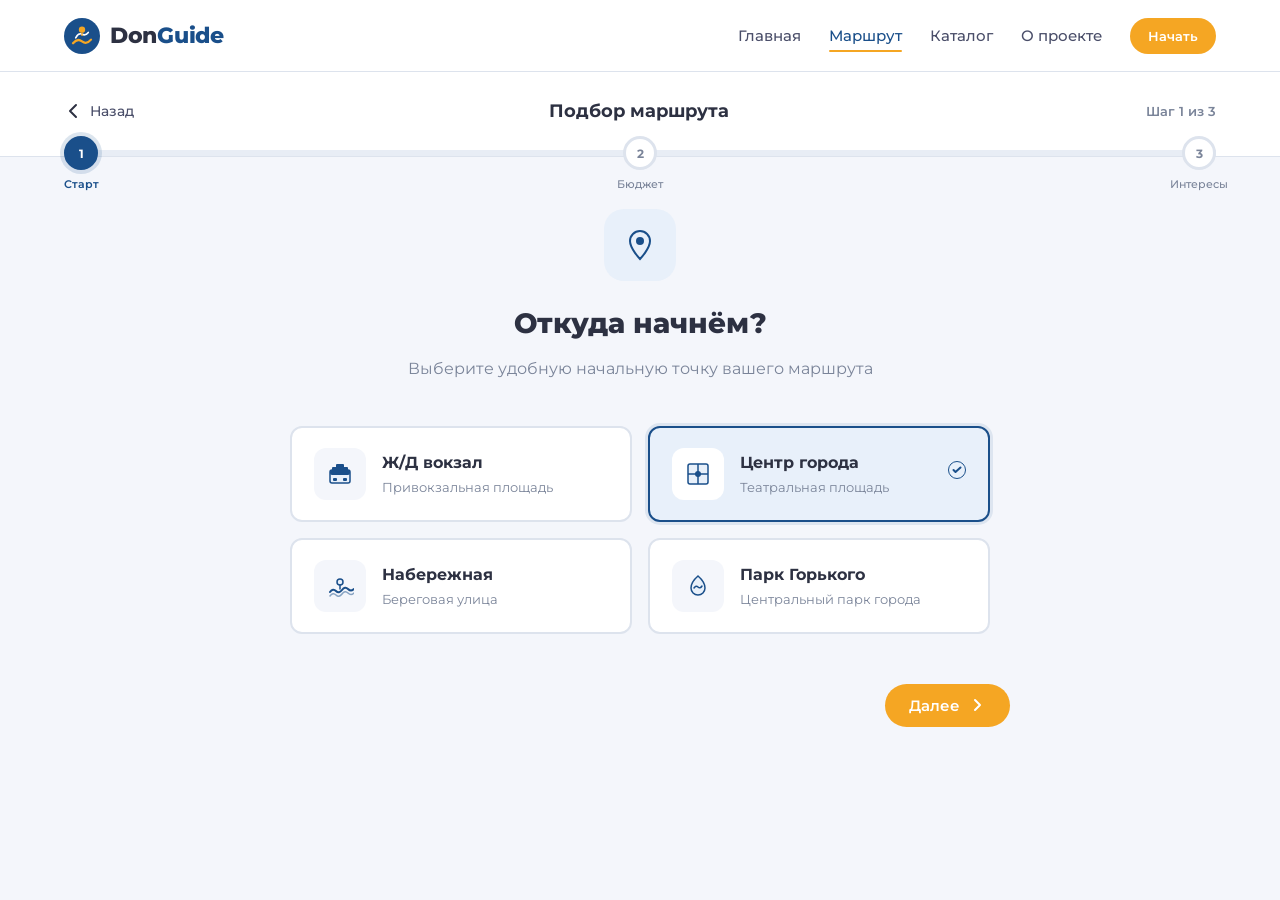
<file: quiz.html>
<!DOCTYPE html>
<html lang="ru">
<head>
  <meta charset="UTF-8" />
  <meta name="viewport" content="width=device-width, initial-scale=1.0" />
  <title>Подбор маршрута — DonGuide</title>
  <link rel="preconnect" href="https://fonts.googleapis.com" />
  <link rel="preconnect" href="https://fonts.gstatic.com" crossorigin />
  <link href="https://fonts.googleapis.com/css2?family=Montserrat:wght@400;500;600;700;800&family=PT+Serif:ital,wght@0,400;0,700;1,400&display=swap" rel="stylesheet" />
  <link rel="stylesheet" href="main.css" />
</head>
<body>

  <header class="header" id="header">
    <div class="container">
      <div class="header__inner">
        <a href="index.html" class="logo">
          <svg class="logo__icon" viewBox="0 0 40 40" fill="none" xmlns="http://www.w3.org/2000/svg"><circle cx="20" cy="20" r="20" fill="#1a4f8a"/><path d="M10 28 Q15 22 20 26 Q25 30 30 24" stroke="#f5a623" stroke-width="2.5" fill="none" stroke-linecap="round"/><path d="M13 22 Q16 16 20 18 Q24 20 27 16" stroke="white" stroke-width="1.8" fill="none" stroke-linecap="round"/><circle cx="20" cy="13" r="3.5" fill="#f5a623"/><path d="M20 16.5 L20 20" stroke="#f5a623" stroke-width="1.5"/></svg>
          <span class="logo__text">Don<span class="logo__accent">Guide</span></span>
        </a>
        <nav class="nav" id="nav">
          <a href="index.html" class="nav__link">Главная</a>
          <a href="quiz.html" class="nav__link nav__link--active">Маршрут</a>
          <a href="catalog.html" class="nav__link">Каталог</a>
          <a href="about.html" class="nav__link">О проекте</a>
          <a href="quiz.html" class="btn btn--amber btn--sm">Начать</a>
        </nav>
        <button class="hamburger" id="hamburger" onclick="toggleMenu()" aria-label="Меню">
          <span></span><span></span><span></span>
        </button>
      </div>
    </div>
  </header>

  <main id="page-quiz">

<div class="quiz-page">
      <div class="quiz-header">
        <div class="container">
          <div class="quiz-header__inner">
            <a class="back-btn" href="index.html">
              <svg width="20" height="20" viewBox="0 0 20 20" fill="none"><path d="M12 4L6 10L12 16" stroke="#2d3142" stroke-width="2" stroke-linecap="round" stroke-linejoin="round"/></svg>
              Назад
            </a>
            <div class="quiz-header__title">Подбор маршрута</div>
            <div class="quiz-header__step" id="quiz-step-label">Шаг 1 из 3</div>
          </div>
          <div class="progress-bar">
            <div class="progress-bar__fill" id="progress-fill" style="width: 0%"></div>
            <div class="progress-bar__steps">
              <div class="progress-step active" id="ps-1"><span>1</span><small>Старт</small></div>
              <div class="progress-step" id="ps-2"><span>2</span><small>Бюджет</small></div>
              <div class="progress-step" id="ps-3"><span>3</span><small>Интересы</small></div>
            </div>
          </div>
        </div>
      </div>

      <div class="quiz-body">
        <div class="container">

          <!-- Step 1: Starting Point -->
          <div class="quiz-step" id="step-1">
            <div class="quiz-step__header">
              <div class="quiz-step__icon">
                <svg width="36" height="36" viewBox="0 0 36 36" fill="none"><path d="M18 4C12.477 4 8 8.477 8 14C8 21.5 18 32 18 32C18 32 28 21.5 28 14C28 8.477 23.523 4 18 4Z" fill="#e8f0fa"/><path d="M18 4C12.477 4 8 8.477 8 14C8 21.5 18 32 18 32C18 32 28 21.5 28 14C28 8.477 23.523 4 18 4Z" stroke="#1a4f8a" stroke-width="2"/><circle cx="18" cy="14" r="4" fill="#1a4f8a"/></svg>
              </div>
              <h2 class="quiz-step__title">Откуда начнём?</h2>
              <p class="quiz-step__subtitle">Выберите удобную начальную точку вашего маршрута</p>
            </div>
            <div class="start-points">
              <label class="start-point-card">
                <input type="radio" name="start" value="station" />
                <div class="start-point-card__inner">
                  <div class="start-point-card__icon">
                    <svg width="28" height="28" viewBox="0 0 28 28" fill="none"><rect x="4" y="10" width="20" height="13" rx="2" fill="#e8f0fa"/><rect x="4" y="10" width="20" height="13" rx="2" stroke="#1a4f8a" stroke-width="1.5"/><rect x="4" y="10" width="20" height="5" fill="#1a4f8a" rx="2"/><rect x="7" y="18" width="4" height="3" rx="1" fill="#1a4f8a"/><rect x="17" y="18" width="4" height="3" rx="1" fill="#1a4f8a"/><rect x="6" y="7" width="16" height="4" rx="1" fill="#1a4f8a"/><rect x="10" y="4" width="8" height="4" rx="1" fill="#1a4f8a"/></svg>
                  </div>
                  <div class="start-point-card__info">
                    <span class="start-point-card__name">Ж/Д вокзал</span>
                    <span class="start-point-card__desc">Привокзальная площадь</span>
                  </div>
                  <div class="start-point-card__check">
                    <svg width="18" height="18" viewBox="0 0 18 18" fill="none"><circle cx="9" cy="9" r="8.5" stroke="#1a4f8a"/><path d="M5.5 9L7.5 11L12.5 6.5" stroke="#1a4f8a" stroke-width="2" stroke-linecap="round" stroke-linejoin="round"/></svg>
                  </div>
                </div>
              </label>
              <label class="start-point-card">
                <input type="radio" name="start" value="center" checked />
                <div class="start-point-card__inner">
                  <div class="start-point-card__icon">
                    <svg width="28" height="28" viewBox="0 0 28 28" fill="none"><rect x="4" y="4" width="20" height="20" rx="2" fill="#e8f0fa" stroke="#1a4f8a" stroke-width="1.5"/><path d="M4 14H24M14 4V24" stroke="#1a4f8a" stroke-width="1.5"/><circle cx="14" cy="14" r="3" fill="#1a4f8a"/></svg>
                  </div>
                  <div class="start-point-card__info">
                    <span class="start-point-card__name">Центр города</span>
                    <span class="start-point-card__desc">Театральная площадь</span>
                  </div>
                  <div class="start-point-card__check">
                    <svg width="18" height="18" viewBox="0 0 18 18" fill="none"><circle cx="9" cy="9" r="8.5" stroke="#1a4f8a"/><path d="M5.5 9L7.5 11L12.5 6.5" stroke="#1a4f8a" stroke-width="2" stroke-linecap="round" stroke-linejoin="round"/></svg>
                  </div>
                </div>
              </label>
              <label class="start-point-card">
                <input type="radio" name="start" value="embankment" />
                <div class="start-point-card__inner">
                  <div class="start-point-card__icon">
                    <svg width="28" height="28" viewBox="0 0 28 28" fill="none"><path d="M4 20 Q7 16 10 19 Q13 22 16 18 Q19 14 22 17 Q25 20 28 17" stroke="#1a4f8a" stroke-width="2" fill="none" stroke-linecap="round"/><path d="M4 24 Q7 20 10 23 Q13 26 16 22 Q19 18 22 21 Q25 24 28 21" stroke="#1a4f8a" stroke-width="1.5" fill="none" stroke-linecap="round" opacity="0.5"/><circle cx="14" cy="10" r="3" fill="#e8f0fa" stroke="#1a4f8a" stroke-width="1.5"/><path d="M14 13V17" stroke="#1a4f8a" stroke-width="1.5" stroke-linecap="round"/></svg>
                  </div>
                  <div class="start-point-card__info">
                    <span class="start-point-card__name">Набережная</span>
                    <span class="start-point-card__desc">Береговая улица</span>
                  </div>
                  <div class="start-point-card__check">
                    <svg width="18" height="18" viewBox="0 0 18 18" fill="none"><circle cx="9" cy="9" r="8.5" stroke="#1a4f8a"/><path d="M5.5 9L7.5 11L12.5 6.5" stroke="#1a4f8a" stroke-width="2" stroke-linecap="round" stroke-linejoin="round"/></svg>
                  </div>
                </div>
              </label>
              <label class="start-point-card">
                <input type="radio" name="start" value="park" />
                <div class="start-point-card__inner">
                  <div class="start-point-card__icon">
                    <svg width="28" height="28" viewBox="0 0 28 28" fill="none"><path d="M14 4C14 4 7 10 7 16C7 19.866 10.134 23 14 23C17.866 23 21 19.866 21 16C21 10 14 4 14 4Z" fill="#e8f0fa" stroke="#1a4f8a" stroke-width="1.5"/><path d="M10 16 Q12 13 14 15 Q16 17 18 14" stroke="#1a4f8a" stroke-width="1.5" fill="none" stroke-linecap="round"/></svg>
                  </div>
                  <div class="start-point-card__info">
                    <span class="start-point-card__name">Парк Горького</span>
                    <span class="start-point-card__desc">Центральный парк города</span>
                  </div>
                  <div class="start-point-card__check">
                    <svg width="18" height="18" viewBox="0 0 18 18" fill="none"><circle cx="9" cy="9" r="8.5" stroke="#1a4f8a"/><path d="M5.5 9L7.5 11L12.5 6.5" stroke="#1a4f8a" stroke-width="2" stroke-linecap="round" stroke-linejoin="round"/></svg>
                  </div>
                </div>
              </label>
            </div>
          </div>

          <!-- Step 2: Budget -->
          <div class="quiz-step hidden" id="step-2">
            <div class="quiz-step__header">
              <div class="quiz-step__icon">
                <svg width="36" height="36" viewBox="0 0 36 36" fill="none"><rect x="4" y="10" width="28" height="18" rx="3" fill="#e8f0fa" stroke="#1a4f8a" stroke-width="2"/><path d="M4 16H32" stroke="#1a4f8a" stroke-width="2"/><circle cx="12" cy="23" r="2" fill="#1a4f8a"/><path d="M18 21H26" stroke="#1a4f8a" stroke-width="1.5" stroke-linecap="round"/><path d="M18 25H22" stroke="#1a4f8a" stroke-width="1.5" stroke-linecap="round"/></svg>
              </div>
              <h2 class="quiz-step__title">Каков ваш бюджет?</h2>
              <p class="quiz-step__subtitle">Укажите, сколько вы готовы потратить на транспорт в течение дня</p>
            </div>
            <div class="budget-section">
              <div class="budget-display">
                <span class="budget-display__amount" id="budget-amount">Бесплатно</span>
                <span class="budget-display__label" id="budget-label">Пешая прогулка</span>
              </div>
              <div class="budget-slider-wrap">
                <input type="range" min="0" max="3" step="1" value="0" class="budget-slider" id="budget-slider" oninput="updateBudget(this.value)" />
                <div class="budget-marks">
                  <span>Пешком</span>
                  <span>Трамвай</span>
                  <span>Такси</span>
                  <span>Авто</span>
                </div>
              </div>
              <div class="transport-cards">
                <div class="transport-card active" id="tc-0">
                  <div class="transport-card__icon">🚶</div>
                  <span>Пешая<br/>прогулка</span>
                  <small>Бесплатно</small>
                </div>
                <div class="transport-card" id="tc-1">
                  <div class="transport-card__icon">🚋</div>
                  <span>Трамвай<br/>/ Автобус</span>
                  <small>≈ 100–300₽</small>
                </div>
                <div class="transport-card" id="tc-2">
                  <div class="transport-card__icon">🚕</div>
                  <span>Такси</span>
                  <small>≈ 500–1500₽</small>
                </div>
                <div class="transport-card" id="tc-3">
                  <div class="transport-card__icon">🚗</div>
                  <span>Личный<br/>авто</span>
                  <small>По расходам</small>
                </div>
              </div>
            </div>
          </div>

          <!-- Step 3: Interests -->
          <div class="quiz-step hidden" id="step-3">
            <div class="quiz-step__header">
              <div class="quiz-step__icon">
                <svg width="36" height="36" viewBox="0 0 36 36" fill="none"><path d="M18 4L21.24 12.04L30 13.27L23.8 19.3L25.4 28L18 23.9L10.6 28L12.2 19.3L6 13.27L14.76 12.04L18 4Z" fill="#e8f0fa" stroke="#1a4f8a" stroke-width="2" stroke-linejoin="round"/></svg>
              </div>
              <h2 class="quiz-step__title">Что вас интересует?</h2>
              <p class="quiz-step__subtitle">Выберите одну или несколько категорий (минимум 1)</p>
            </div>
            <div class="interests-grid">
              <label class="interest-tile">
                <input type="checkbox" name="interests" value="architecture" checked />
                <div class="interest-tile__inner">
                  <div class="interest-tile__emoji">🏛️</div>
                  <span>Архитектура</span>
                </div>
              </label>
              <label class="interest-tile">
                <input type="checkbox" name="interests" value="gastronomy" />
                <div class="interest-tile__inner">
                  <div class="interest-tile__emoji">🍽️</div>
                  <span>Гастрономия</span>
                </div>
              </label>
              <label class="interest-tile">
                <input type="checkbox" name="interests" value="parks" />
                <div class="interest-tile__inner">
                  <div class="interest-tile__emoji">🌿</div>
                  <span>Парки</span>
                </div>
              </label>
              <label class="interest-tile">
                <input type="checkbox" name="interests" value="history" />
                <div class="interest-tile__inner">
                  <div class="interest-tile__emoji">📜</div>
                  <span>История</span>
                </div>
              </label>
              <label class="interest-tile">
                <input type="checkbox" name="interests" value="entertainment" />
                <div class="interest-tile__inner">
                  <div class="interest-tile__emoji">🎭</div>
                  <span>Развлечения</span>
                </div>
              </label>
              <label class="interest-tile">
                <input type="checkbox" name="interests" value="shopping" />
                <div class="interest-tile__inner">
                  <div class="interest-tile__emoji">🛍️</div>
                  <span>Шоппинг</span>
                </div>
              </label>
              <label class="interest-tile">
                <input type="checkbox" name="interests" value="sport" />
                <div class="interest-tile__inner">
                  <div class="interest-tile__emoji">⚽</div>
                  <span>Спорт</span>
                </div>
              </label>
              <label class="interest-tile">
                <input type="checkbox" name="interests" value="art" />
                <div class="interest-tile__inner">
                  <div class="interest-tile__emoji">🎨</div>
                  <span>Искусство</span>
                </div>
              </label>
            </div>
          </div>

          <!-- Navigation Buttons -->
          <div class="quiz-nav">
            <button class="btn btn--outline btn--md" id="quiz-prev" onclick="quizPrev()" style="visibility:hidden">
              <svg width="18" height="18" viewBox="0 0 18 18" fill="none"><path d="M11 4L6 9L11 14" stroke="currentColor" stroke-width="2" stroke-linecap="round" stroke-linejoin="round"/></svg>
              Назад
            </button>
            <button class="btn btn--amber btn--md" id="quiz-next" onclick="quizNext()">
              Далее
              <svg width="18" height="18" viewBox="0 0 18 18" fill="none"><path d="M7 4L12 9L7 14" stroke="white" stroke-width="2" stroke-linecap="round" stroke-linejoin="round"/></svg>
            </button>
          </div>

        </div>
      </div>

      <!-- Loading overlay -->
      <div class="quiz-loading" id="quiz-loading">
        <div class="quiz-loading__inner">
          <div class="quiz-loading__spinner">
            <svg viewBox="0 0 50 50" xmlns="http://www.w3.org/2000/svg"><circle cx="25" cy="25" r="20" fill="none" stroke="#1a4f8a" stroke-width="4" stroke-dasharray="90 60" stroke-linecap="round"/></svg>
          </div>
          <h3>Строим маршрут...</h3>
          <p>Анализируем 120+ локаций и оптимизируем путь</p>
          <div class="quiz-loading__steps">
            <div class="loading-step done" id="ls-1">✓ Определяем начальную точку</div>
            <div class="loading-step" id="ls-2">⏳ Подбираем достопримечательности</div>
            <div class="loading-step" id="ls-3">⏳ Оптимизируем маршрут</div>
          </div>
        </div>
      </div>
    </div>

  </main>

  <script src="main.js"></script>
  <script>
  document.addEventListener('DOMContentLoaded', () => {
    initQuiz();
    initInterestTiles();
    initStartPoints();
    updateBudget(0);
  });
  </script>
</body>
</html>
</file>
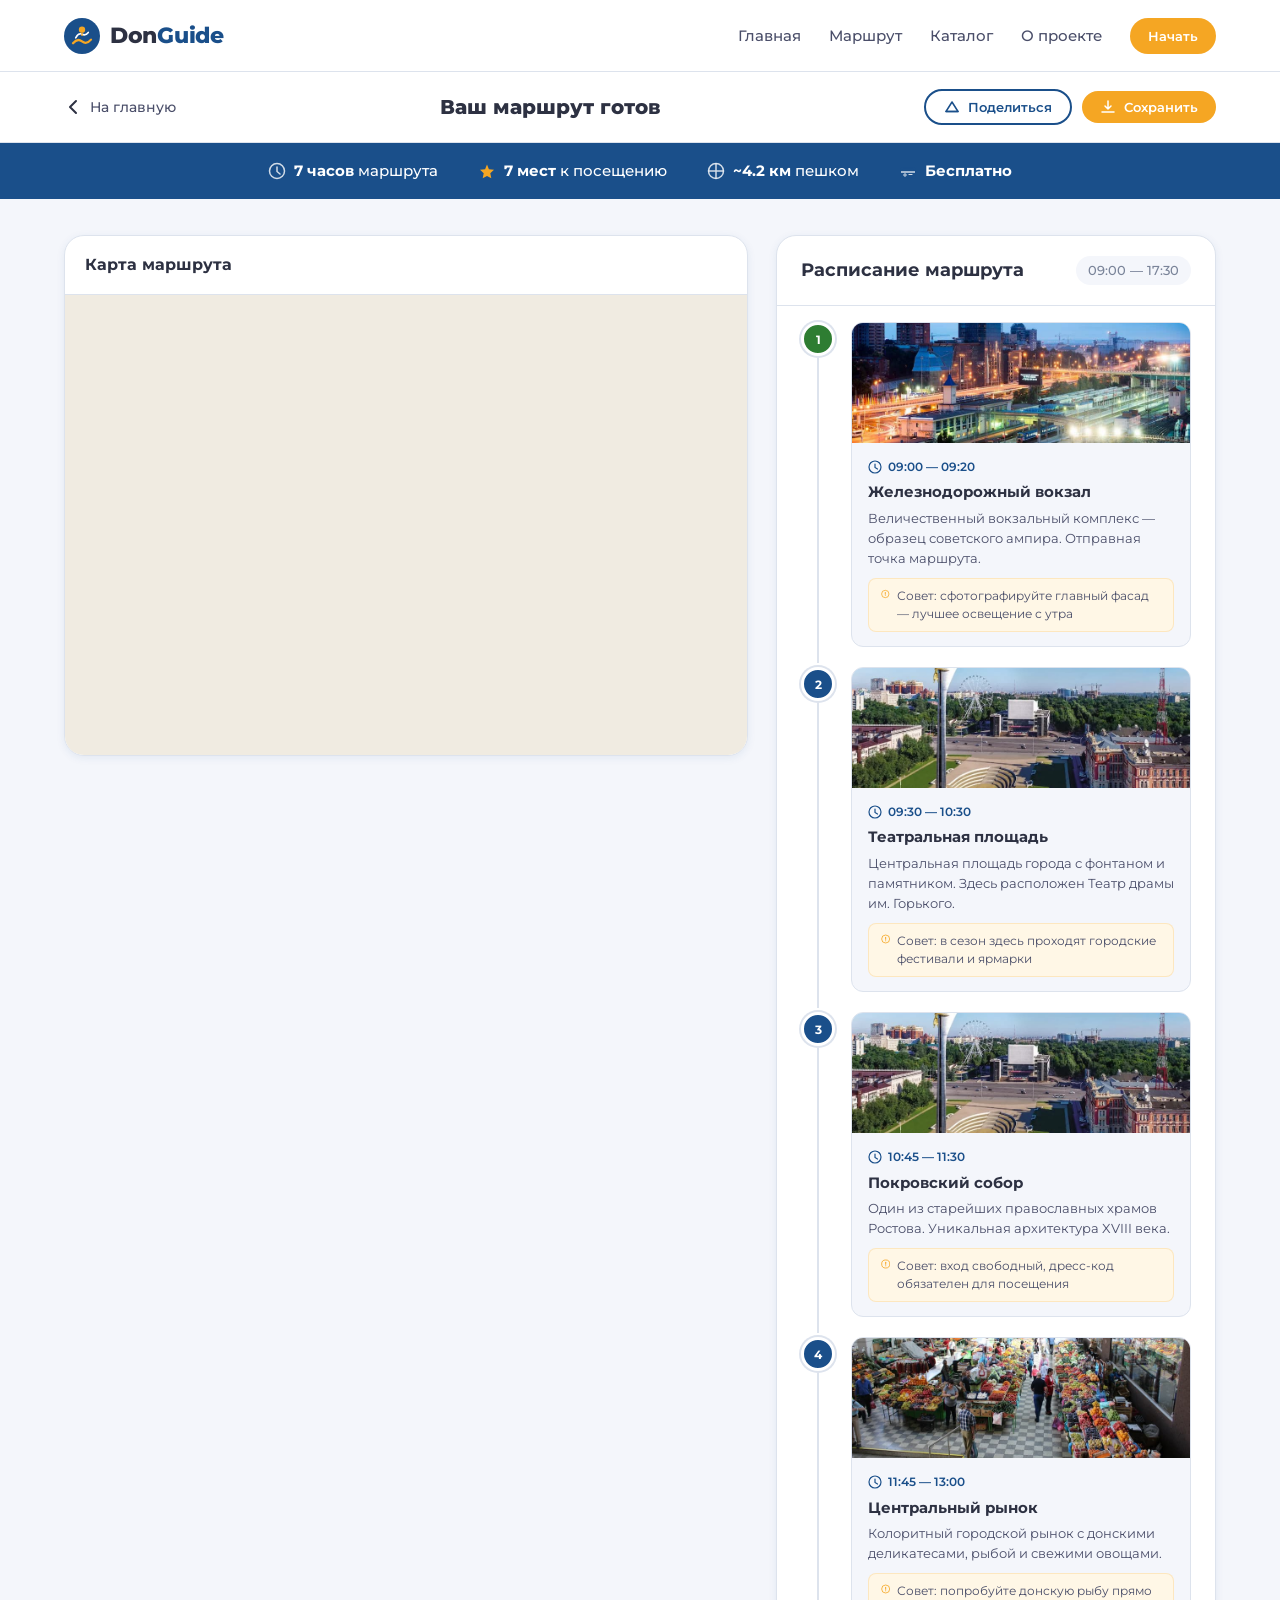
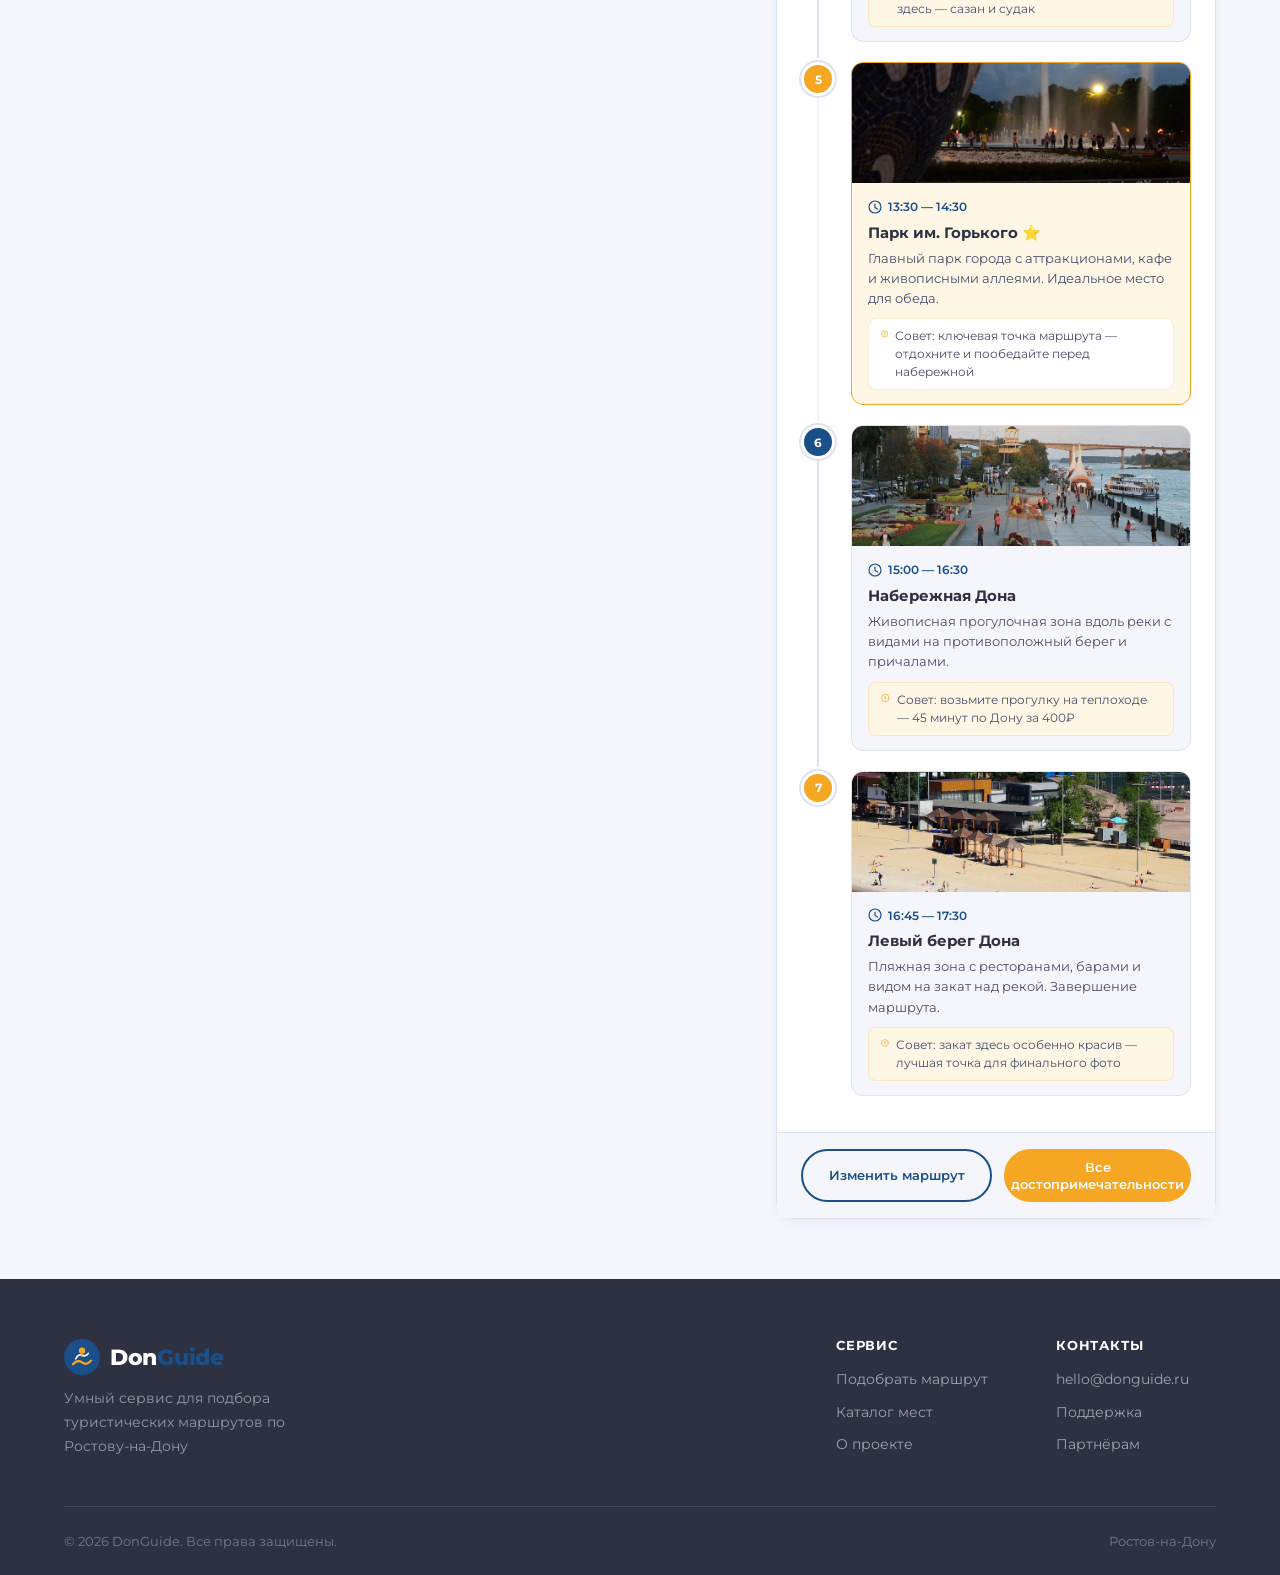
<file: route.html>
<!DOCTYPE html>
<html lang="ru">
<head>
  <meta charset="UTF-8" />
  <meta name="viewport" content="width=device-width, initial-scale=1.0" />
  <title>Ваш маршрут — DonGuide</title>
  <link rel="preconnect" href="https://fonts.googleapis.com" />
  <link rel="preconnect" href="https://fonts.gstatic.com" crossorigin />
  <link href="https://fonts.googleapis.com/css2?family=Montserrat:wght@400;500;600;700;800&family=PT+Serif:ital,wght@0,400;0,700;1,400&display=swap" rel="stylesheet" />
  <link rel="stylesheet" href="main.css" />
</head>
<body>

  <header class="header" id="header">
    <div class="container">
      <div class="header__inner">
        <a href="index.html" class="logo">
          <svg class="logo__icon" viewBox="0 0 40 40" fill="none" xmlns="http://www.w3.org/2000/svg"><circle cx="20" cy="20" r="20" fill="#1a4f8a"/><path d="M10 28 Q15 22 20 26 Q25 30 30 24" stroke="#f5a623" stroke-width="2.5" fill="none" stroke-linecap="round"/><path d="M13 22 Q16 16 20 18 Q24 20 27 16" stroke="white" stroke-width="1.8" fill="none" stroke-linecap="round"/><circle cx="20" cy="13" r="3.5" fill="#f5a623"/><path d="M20 16.5 L20 20" stroke="#f5a623" stroke-width="1.5"/></svg>
          <span class="logo__text">Don<span class="logo__accent">Guide</span></span>
        </a>
        <nav class="nav" id="nav">
          <a href="index.html" class="nav__link">Главная</a>
          <a href="quiz.html" class="nav__link">Маршрут</a>
          <a href="catalog.html" class="nav__link">Каталог</a>
          <a href="about.html" class="nav__link">О проекте</a>
          <a href="quiz.html" class="btn btn--amber btn--sm">Начать</a>
        </nav>
        <button class="hamburger" id="hamburger" onclick="toggleMenu()" aria-label="Меню">
          <span></span><span></span><span></span>
        </button>
      </div>
    </div>
  </header>

  <main id="page-result">

<div class="result-page">
      <div class="result-topbar">
        <div class="container">
          <div class="result-topbar__inner">
            <a class="back-btn" href="index.html">
              <svg width="20" height="20" viewBox="0 0 20 20" fill="none"><path d="M12 4L6 10L12 16" stroke="#2d3142" stroke-width="2" stroke-linecap="round" stroke-linejoin="round"/></svg>
              На главную
            </a>
            <h1 class="result-topbar__title">Ваш маршрут готов</h1>
            <div class="result-topbar__actions">
              <button class="btn btn--outline btn--sm">
                <svg width="16" height="16" viewBox="0 0 16 16" fill="none"><path d="M2 12.5L8 3L14 12.5H2Z" stroke="currentColor" stroke-width="1.5" stroke-linejoin="round"/><path d="M2 12.5H14" stroke="currentColor" stroke-width="1.5" stroke-linecap="round"/></svg>
                Поделиться
              </button>
              <button class="btn btn--amber btn--sm">
                <svg width="16" height="16" viewBox="0 0 16 16" fill="none"><path d="M8 2V10M8 10L5 7M8 10L11 7" stroke="white" stroke-width="1.5" stroke-linecap="round" stroke-linejoin="round"/><path d="M2 13H14" stroke="white" stroke-width="1.5" stroke-linecap="round"/></svg>
                Сохранить
              </button>
            </div>
          </div>
        </div>
      </div>

      <div class="result-meta">
        <div class="container">
          <div class="result-meta__grid">
            <div class="result-meta__item">
              <svg width="18" height="18" viewBox="0 0 18 18" fill="none"><circle cx="9" cy="9" r="7.5" stroke="#1a4f8a" stroke-width="1.5"/><path d="M9 5V9.5L12 12" stroke="#1a4f8a" stroke-width="1.5" stroke-linecap="round" stroke-linejoin="round"/></svg>
              <span><strong>7 часов</strong> маршрута</span>
            </div>
            <div class="result-meta__item">
              <svg width="18" height="18" viewBox="0 0 18 18" fill="none"><path d="M9 2.5L10.9 7.2L16 7.77L12.3 11.2L13.3 16.3L9 13.9L4.7 16.3L5.7 11.2L2 7.77L7.1 7.2L9 2.5Z" fill="#f5a623"/></svg>
              <span><strong>7 мест</strong> к посещению</span>
            </div>
            <div class="result-meta__item">
              <svg width="18" height="18" viewBox="0 0 18 18" fill="none"><path d="M2 9H16M9 2V16" stroke="#1a4f8a" stroke-width="1.5" stroke-linecap="round"/><circle cx="9" cy="9" r="7.5" stroke="#1a4f8a" stroke-width="1.5"/></svg>
              <span><strong>~4.2 км</strong> пешком</span>
            </div>
            <div class="result-meta__item">
              <svg width="18" height="18" viewBox="0 0 18 18" fill="none"><rect x="2" y="6" width="14" height="10" rx="2" stroke="#1a4f8a" stroke-width="1.5"/><path d="M2 10H16" stroke="#1a4f8a" stroke-width="1.5"/><circle cx="6" cy="13" r="1.2" fill="#1a4f8a"/><path d="M10 12.5H13" stroke="#1a4f8a" stroke-width="1.2" stroke-linecap="round"/></svg>
              <span><strong>Бесплатно</strong> </span>
            </div>
          </div>
        </div>
      </div>

      <div class="result-content">
        <div class="container">
          <div class="result-layout">
            <div class="result-map">
              <div class="result-map__header">
                <h3>Карта маршрута</h3>
              </div>
              <div class="result-map__wrap" style="height:460px;">
                <div id="yandex-map" style="width:100%;height:460px;"></div>
              </div>
            </div>

            <div class="result-timeline">
              <div class="timeline-header">
                <h3>Расписание маршрута</h3>
                <span class="timeline-date">09:00 — 17:30</span>
              </div>
              <div class="timeline-list">

                <div class="timeline-item">
                  <div class="timeline-marker timeline-marker--start">
                    <span>1</span>
                  </div>
                  <div class="timeline-card">
                    <div class="timeline-card__img">
                      <img src="img/jd.jpg" alt="Ж/Д Вокзал" loading="lazy"/>
                    </div>
                    <div class="timeline-card__body">
                      <div class="timeline-card__time">
                        <svg width="14" height="14" viewBox="0 0 14 14" fill="none"><circle cx="7" cy="7" r="6" stroke="#1a4f8a" stroke-width="1.2"/><path d="M7 4V7.5L9.5 9" stroke="#1a4f8a" stroke-width="1.2" stroke-linecap="round"/></svg>
                        09:00 — 09:20
                      </div>
                      <h4 class="timeline-card__title">Железнодорожный вокзал</h4>
                      <p class="timeline-card__desc">Величественный вокзальный комплекс — образец советского ампира. Отправная точка маршрута.</p>
                      <div class="timeline-card__tip">
                        <svg width="14" height="14" viewBox="0 0 14 14" fill="none"><circle cx="7" cy="7" r="6" fill="#fff7e6" stroke="#f5a623" stroke-width="1.2"/><path d="M7 4.5V7.5" stroke="#f5a623" stroke-width="1.5" stroke-linecap="round"/><circle cx="7" cy="9.5" r="0.8" fill="#f5a623"/></svg>
                        <span>Совет: сфотографируйте главный фасад — лучшее освещение с утра</span>
                      </div>
                    </div>
                  </div>
                </div>

                <div class="timeline-item">
                  <div class="timeline-marker"><span>2</span></div>
                  <div class="timeline-card">
                    <div class="timeline-card__img">
                      <img src="img/teatral.jpg" alt="Театральная площадь" loading="lazy"/>
                    </div>
                    <div class="timeline-card__body">
                      <div class="timeline-card__time">
                        <svg width="14" height="14" viewBox="0 0 14 14" fill="none"><circle cx="7" cy="7" r="6" stroke="#1a4f8a" stroke-width="1.2"/><path d="M7 4V7.5L9.5 9" stroke="#1a4f8a" stroke-width="1.2" stroke-linecap="round"/></svg>
                        09:30 — 10:30
                      </div>
                      <h4 class="timeline-card__title">Театральная площадь</h4>
                      <p class="timeline-card__desc">Центральная площадь города с фонтаном и памятником. Здесь расположен Театр драмы им. Горького.</p>
                      <div class="timeline-card__tip">
                        <svg width="14" height="14" viewBox="0 0 14 14" fill="none"><circle cx="7" cy="7" r="6" fill="#fff7e6" stroke="#f5a623" stroke-width="1.2"/><path d="M7 4.5V7.5" stroke="#f5a623" stroke-width="1.5" stroke-linecap="round"/><circle cx="7" cy="9.5" r="0.8" fill="#f5a623"/></svg>
                        <span>Совет: в сезон здесь проходят городские фестивали и ярмарки</span>
                      </div>
                    </div>
                  </div>
                </div>

                <div class="timeline-item">
                  <div class="timeline-marker"><span>3</span></div>
                  <div class="timeline-card">
                    <div class="timeline-card__img">
                      <img src="img/teatral.jpg" alt="Покровский собор" loading="lazy"/>
                    </div>
                    <div class="timeline-card__body">
                      <div class="timeline-card__time">
                        <svg width="14" height="14" viewBox="0 0 14 14" fill="none"><circle cx="7" cy="7" r="6" stroke="#1a4f8a" stroke-width="1.2"/><path d="M7 4V7.5L9.5 9" stroke="#1a4f8a" stroke-width="1.2" stroke-linecap="round"/></svg>
                        10:45 — 11:30
                      </div>
                      <h4 class="timeline-card__title">Покровский собор</h4>
                      <p class="timeline-card__desc">Один из старейших православных храмов Ростова. Уникальная архитектура XVIII века.</p>
                      <div class="timeline-card__tip">
                        <svg width="14" height="14" viewBox="0 0 14 14" fill="none"><circle cx="7" cy="7" r="6" fill="#fff7e6" stroke="#f5a623" stroke-width="1.2"/><path d="M7 4.5V7.5" stroke="#f5a623" stroke-width="1.5" stroke-linecap="round"/><circle cx="7" cy="9.5" r="0.8" fill="#f5a623"/></svg>
                        <span>Совет: вход свободный, дресс-код обязателен для посещения</span>
                      </div>
                    </div>
                  </div>
                </div>

                <div class="timeline-item">
                  <div class="timeline-marker"><span>4</span></div>
                  <div class="timeline-card">
                    <div class="timeline-card__img">
                      <img src="img/cr.jpg" alt="Центральный рынок" loading="lazy"/>
                    </div>
                    <div class="timeline-card__body">
                      <div class="timeline-card__time">
                        <svg width="14" height="14" viewBox="0 0 14 14" fill="none"><circle cx="7" cy="7" r="6" stroke="#1a4f8a" stroke-width="1.2"/><path d="M7 4V7.5L9.5 9" stroke="#1a4f8a" stroke-width="1.2" stroke-linecap="round"/></svg>
                        11:45 — 13:00
                      </div>
                      <h4 class="timeline-card__title">Центральный рынок</h4>
                      <p class="timeline-card__desc">Колоритный городской рынок с донскими деликатесами, рыбой и свежими овощами.</p>
                      <div class="timeline-card__tip">
                        <svg width="14" height="14" viewBox="0 0 14 14" fill="none"><circle cx="7" cy="7" r="6" fill="#fff7e6" stroke="#f5a623" stroke-width="1.2"/><path d="M7 4.5V7.5" stroke="#f5a623" stroke-width="1.5" stroke-linecap="round"/><circle cx="7" cy="9.5" r="0.8" fill="#f5a623"/></svg>
                        <span>Совет: попробуйте донскую рыбу прямо здесь — сазан и судак</span>
                      </div>
                    </div>
                  </div>
                </div>

                <div class="timeline-item timeline-item--key">
                  <div class="timeline-marker timeline-marker--amber"><span>5</span></div>
                  <div class="timeline-card">
                    <div class="timeline-card__img">
                      <img src="img/parkgorkogo.jpg" alt="Парк Горького" loading="lazy"/>
                    </div>
                    <div class="timeline-card__body">
                      <div class="timeline-card__time">
                        <svg width="14" height="14" viewBox="0 0 14 14" fill="none"><circle cx="7" cy="7" r="6" stroke="#1a4f8a" stroke-width="1.2"/><path d="M7 4V7.5L9.5 9" stroke="#1a4f8a" stroke-width="1.2" stroke-linecap="round"/></svg>
                        13:30 — 14:30
                      </div>
                      <h4 class="timeline-card__title">Парк им. Горького ⭐</h4>
                      <p class="timeline-card__desc">Главный парк города с аттракционами, кафе и живописными аллеями. Идеальное место для обеда.</p>
                      <div class="timeline-card__tip">
                        <svg width="14" height="14" viewBox="0 0 14 14" fill="none"><circle cx="7" cy="7" r="6" fill="#fff7e6" stroke="#f5a623" stroke-width="1.2"/><path d="M7 4.5V7.5" stroke="#f5a623" stroke-width="1.5" stroke-linecap="round"/><circle cx="7" cy="9.5" r="0.8" fill="#f5a623"/></svg>
                        <span>Совет: ключевая точка маршрута — отдохните и пообедайте перед набережной</span>
                      </div>
                    </div>
                  </div>
                </div>

                <div class="timeline-item">
                  <div class="timeline-marker"><span>6</span></div>
                  <div class="timeline-card">
                    <div class="timeline-card__img">
                      <img src="img/naberezshnaya.jpg" alt="Набережная Дона" loading="lazy"/>
                    </div>
                    <div class="timeline-card__body">
                      <div class="timeline-card__time">
                        <svg width="14" height="14" viewBox="0 0 14 14" fill="none"><circle cx="7" cy="7" r="6" stroke="#1a4f8a" stroke-width="1.2"/><path d="M7 4V7.5L9.5 9" stroke="#1a4f8a" stroke-width="1.2" stroke-linecap="round"/></svg>
                        15:00 — 16:30
                      </div>
                      <h4 class="timeline-card__title">Набережная Дона</h4>
                      <p class="timeline-card__desc">Живописная прогулочная зона вдоль реки с видами на противоположный берег и причалами.</p>
                      <div class="timeline-card__tip">
                        <svg width="14" height="14" viewBox="0 0 14 14" fill="none"><circle cx="7" cy="7" r="6" fill="#fff7e6" stroke="#f5a623" stroke-width="1.2"/><path d="M7 4.5V7.5" stroke="#f5a623" stroke-width="1.5" stroke-linecap="round"/><circle cx="7" cy="9.5" r="0.8" fill="#f5a623"/></svg>
                        <span>Совет: возьмите прогулку на теплоходе — 45 минут по Дону за 400₽</span>
                      </div>
                    </div>
                  </div>
                </div>

                <div class="timeline-item timeline-item--last">
                  <div class="timeline-marker timeline-marker--end"><span>7</span></div>
                  <div class="timeline-card">
                    <div class="timeline-card__img">
                      <img src="img/levbereg.jpg" alt="Левый берег" loading="lazy"/>
                    </div>
                    <div class="timeline-card__body">
                      <div class="timeline-card__time">
                        <svg width="14" height="14" viewBox="0 0 14 14" fill="none"><circle cx="7" cy="7" r="6" stroke="#1a4f8a" stroke-width="1.2"/><path d="M7 4V7.5L9.5 9" stroke="#1a4f8a" stroke-width="1.2" stroke-linecap="round"/></svg>
                        16:45 — 17:30
                      </div>
                      <h4 class="timeline-card__title">Левый берег Дона</h4>
                      <p class="timeline-card__desc">Пляжная зона с ресторанами, барами и видом на закат над рекой. Завершение маршрута.</p>
                      <div class="timeline-card__tip">
                        <svg width="14" height="14" viewBox="0 0 14 14" fill="none"><circle cx="7" cy="7" r="6" fill="#fff7e6" stroke="#f5a623" stroke-width="1.2"/><path d="M7 4.5V7.5" stroke="#f5a623" stroke-width="1.5" stroke-linecap="round"/><circle cx="7" cy="9.5" r="0.8" fill="#f5a623"/></svg>
                        <span>Совет: закат здесь особенно красив — лучшая точка для финального фото</span>
                      </div>
                    </div>
                  </div>
                </div>

              </div>
              <div class="timeline-footer">
                <a class="btn btn--outline btn--md" href="quiz.html">Изменить маршрут</a>
                <a class="btn btn--amber btn--md" href="catalog.html">Все достопримечательности</a>
              </div>
            </div>
          </div>
        </div>
      </div>
    </div>

  </main>

  <footer class="footer">
    <div class="container">
      <div class="footer__inner">
        <div class="footer__brand">
          <a href="index.html" class="logo">
            <svg class="logo__icon" viewBox="0 0 40 40" fill="none" xmlns="http://www.w3.org/2000/svg"><circle cx="20" cy="20" r="20" fill="#1a4f8a"/><path d="M10 28 Q15 22 20 26 Q25 30 30 24" stroke="#f5a623" stroke-width="2.5" fill="none" stroke-linecap="round"/><path d="M13 22 Q16 16 20 18 Q24 20 27 16" stroke="white" stroke-width="1.8" fill="none" stroke-linecap="round"/><circle cx="20" cy="13" r="3.5" fill="#f5a623"/><path d="M20 16.5 L20 20" stroke="#f5a623" stroke-width="1.5"/></svg>
            <span class="logo__text">Don<span class="logo__accent">Guide</span></span>
          </a>
          <p class="footer__desc">Умный сервис для подбора туристических маршрутов по Ростову-на-Дону</p>
        </div>
        <div class="footer__nav">
          <div class="footer__nav-col">
            <h4>Сервис</h4>
            <a href="quiz.html">Подобрать маршрут</a>
            <a href="catalog.html">Каталог мест</a>
            <a href="about.html">О проекте</a>
          </div>
          <div class="footer__nav-col">
            <h4>Контакты</h4>
            <a href="mailto:hello@donguide.ru">hello@donguide.ru</a>
            <a href="#">Поддержка</a>
            <a href="#">Партнёрам</a>
          </div>
        </div>
      </div>
      <div class="footer__bottom">
        <span>© 2026 DonGuide. Все права защищены.</span>
        <span>Ростов-на-Дону</span>
      </div>
    </div>
  </footer>

  <script src="https://api-maps.yandex.ru/2.1/?apikey=1a184ee4-6dd9-4b39-9c17-65808bb7277d&lang=ru_RU" type="text/javascript"></script>
  <script src="main.js"></script>
  <script>

  /* база маршрутов*/
  const ROUTES = {

    architecture: {
      title: 'Архитектурный маршрут',
      duration: '5–6 часов',
      places: 6,
      km: '3.8 км',
      points: [
        { coords: [47.217099, 39.694258], name: 'Железнодорожный вокзал',          time: '09:00–09:30', desc: 'Величественный вокзал — образец советского ампира. Отправная точка маршрута.', tip: 'Сфотографируйте главный фасад — лучшее освещение с утра' },
        { coords: [47.226778, 39.745223], name: 'Театральная площадь',             time: '10:00–11:00', desc: 'Центральная площадь с Театром драмы и памятником основателям города.', tip: 'Обратите внимание на здание театра — образец конструктивизма' },
        { coords: [47.225830, 39.732110], name: 'Покровский собор',                time: '11:30–12:30', desc: 'Один из старейших православных храмов города — памятник архитектуры XVIII века.', tip: 'Посещение бесплатно, вход со стороны улицы Станиславского' },
        { coords: [47.225903, 39.719046], name: 'Улица Пушкинская',               time: '13:00–14:00', desc: 'Главная пешеходная улица Ростова с дореволюционными особняками и бульваром.', tip: 'Прогуляйтесь по бульвару — здесь много кафе для обеда' },
        { coords: [47.219251, 39.702239], name: 'Особняк Маргариты Черновой',     time: '14:30–15:00', desc: 'Роскошный доходный дом начала XX века — визитная карточка ростовского модерна.', tip: 'Загляните во внутренний двор' },
        { coords: [47.217090, 39.726840], name: 'Набережная Дона',                time: '15:30–17:00', desc: 'Живописная набережная с видом на реку и историческими постройками.', tip: 'Здесь отличный вид на закат над Доном' },
      ]
    },

    parks: {
      title: 'Зелёный маршрут',
      duration: '4–5 часов',
      places: 4,
      km: '4.2 км',
      points: [
        { coords: [47.221248, 39.710246], name: 'Парк имени Горького',            time: '09:00–10:30', desc: 'Главный парк Ростова с вековыми деревьями, фонтанами и летним театром.', tip: 'По утрам здесь тихо и приятно — лучшее время для прогулки' },
        { coords: [47.217090, 39.726840], name: 'Набережная Дона',                time: '11:00–12:30', desc: 'Главная прогулочная зона города вдоль берега реки с причалами и ресторанами.', tip: 'Можно взять велосипед напрокат у пристани' },
        { coords: [47.212652, 39.731034], name: 'Левый берег',                    time: '13:00–15:00', desc: 'Обширная парковая зона с пляжами, беседками и видом на ночной Ростов.', tip: 'Паром от набережной — 50₽, отправление каждые 20 минут' },
        { coords: [47.234689, 39.659219], name: 'Ботанический сад ЮФУ',          time: '15:30–17:30', desc: 'Один из крупнейших ботанических садов юга России с тысячами видов растений.', tip: 'Вход платный — около 100₽' },
      ]
    },

    gastronomy: {
      title: 'Гастрономический маршрут',
      duration: '5–7 часов',
      places: 6,
      km: '2.5 км',
      points: [
        { coords: [47.216824, 39.712173], name: 'Центральный рынок',              time: '09:00–10:30', desc: 'Колоритный рынок с донскими деликатесами: раками, рыбой, сырами и овощами.', tip: 'Попробуйте местного судака и донского рака — лучшие в городе' },
        { coords: [47.225903, 39.719046], name: 'Пушкинская улица',               time: '11:00–13:00', desc: 'Ресторанная улица Ростова — здесь сосредоточены лучшие заведения города.', tip: 'На обед зайдите в «Грин Хаус» или «Садовое кольцо»' },
        { coords: [47.226778, 39.745223], name: 'Ресторанный квартал',            time: '13:30–15:00', desc: 'Кластер авторских ресторанов у Театральной площади с кухней народов юга России.', tip: 'Столик лучше бронировать заранее в выходные' },
        { coords: [47.217090, 39.726842], name: 'Набережная — летние кафе',       time: '15:30–17:30', desc: 'Летние кафе и бары на набережной с видом на Дон и фирменными коктейлями.', tip: 'Попробуйте донское вино местных виноделен' },
        { coords: [47.216824, 39.712173], name: 'Вечерний рынок',                 time: '18:00–19:00', desc: 'Вечерние лавки рынка с готовой едой, донской выпечкой и уличными блюдами.', tip: 'Чебуреки и пирожки с рыбой — местная классика' },
        { coords: [47.212652, 39.731034], name: 'Левый берег — ужин',             time: '19:30–21:00', desc: 'Рестораны левого берега с вечерним видом на ночной Ростов и живой музыкой.', tip: 'Заказывайте шашлык из осетра — фирменное блюдо заведений берега' },
      ]
    },

    history: {
      title: 'Исторический маршрут',
      duration: '6–7 часов',
      places: 7,
      km: '4.5 км',
      points: [
        { coords: [47.217099, 39.694258], name: 'Железнодорожный вокзал',         time: '09:00–09:30', desc: 'Исторический вокзал 1876 года — первая крупная постройка современного Ростова.', tip: 'Обратите внимание на дореволюционный герб на фасаде' },
        { coords: [47.225830, 39.732110], name: 'Покровский собор',               time: '10:00–11:00', desc: 'Старейший православный храм города, основанный в 1786 году.', tip: 'Послушайте службу — хор считается одним из лучших в городе' },
        { coords: [47.226778, 39.745223], name: 'Театральная площадь',            time: '11:30–12:30', desc: 'Исторический центр города — место парадов, ярмарок и собраний XIX века.', tip: 'Найдите табличку с датой основания Ростова на постаменте памятника' },
        { coords: [47.223729, 39.722343], name: 'Краеведческий музей',            time: '13:00–15:00', desc: 'Богатейшая коллекция по истории донского края от скифов до наших дней.', tip: 'Обязательно посетите зал скифского золота — уникальные экспонаты' },
        { coords: [47.225903, 39.719046], name: 'Дореволюционная застройка Пушкинской', time: '15:30–16:30', desc: 'Особняки купцов и дворян XIX–XX веков — живая история ростовского купечества.', tip: 'Обратите внимание на номера домов — часть зданий дореволюционные' },
        { coords: [47.216824, 39.712173], name: 'Старый базар',                   time: '17:00–18:00', desc: 'Место торговли на Дону с XVIII века — здесь зарождался торговый Ростов.', tip: 'Сохранились здания складов XIX века по переулку Журавлёва' },
        { coords: [47.217090, 39.726840], name: 'Набережная им. Ленина',          time: '18:30–19:30', desc: 'Набережная заложена в 1840-х годах — главный прогулочный променад купеческого города.', tip: 'Закат над Доном с набережной — одно из красивейших мест города' },
      ]
    },

    entertainment: {
      title: 'Развлекательный маршрут',
      duration: '5–6 часов',
      places: 6,
      km: '3.2 км',
      points: [
        { coords: [47.221248, 39.710246], name: 'Парк Горького — аттракционы',    time: '10:00–12:00', desc: 'Главный парк развлечений Ростова с аттракционами, колесом обозрения и летней сценой.', tip: 'Колесо обозрения работает до 22:00, виды на город отличные' },
        { coords: [47.226778, 39.745223], name: 'Театральная площадь',            time: '12:30–13:30', desc: 'Центр городских событий — здесь проходят концерты, фестивали и городские праздники.', tip: 'Проверьте афишу — возможно, сегодня есть мероприятие' },
        { coords: [47.220590, 39.712832], name: 'Музей современного искусства',   time: '14:00–15:30', desc: 'Современные инсталляции, перформансы и выставки актуального искусства.', tip: 'По четвергам вход бесплатный' },
        { coords: [47.217090, 39.726842], name: 'Набережная — прокат',            time: '16:00–17:30', desc: 'Прокат велосипедов, самокатов и сегвеев вдоль живописной набережной.', tip: 'Велосипед — 200₽/час, самокат — 150₽/час' },
        { coords: [47.212652, 39.731034], name: 'Левый берег — пляж',             time: '18:00–20:00', desc: 'Городской пляж с волейбольными площадками, шезлонгами и летними барами.', tip: 'Паром ходит каждые 20 минут, стоимость 50₽' },
        { coords: [47.217090, 39.726840], name: 'Ночная набережная',              time: '21:00–22:30', desc: 'Вечерняя прогулка по набережной с видом на подсвеченный мост и отражения огней в реке.', tip: 'Лучшее место для финального фото — у Ворошиловского моста' },
      ]
    },

    art: {
      title: 'Культурный маршрут',
      duration: '5–6 часов',
      places: 6,
      km: '3.0 км',
      points: [
        { coords: [47.225706, 39.715811], name: 'Музей изобразительных искусств', time: '10:00–12:00', desc: 'Богатейшая коллекция живописи и скульптуры от классики до современного искусства.', tip: 'Обязательно посетите зал передвижников' },
        { coords: [47.228394, 39.744792], name: 'Театр драмы им. Горького',       time: '12:30–13:30', desc: 'Один из старейших театров России, основан в 1863 году. Здание — памятник конструктивизма.', tip: 'Уточните расписание спектаклей на вечер' },
        { coords: [47.225903, 39.719046], name: 'Галереи Пушкинской улицы',      time: '14:00–15:30', desc: 'Арт-галереи, мастерские художников и антикварные магазины на главной пешеходной улице.', tip: 'В галерее «Ростов» часто проходят бесплатные вернисажи' },
        { coords: [47.219355, 39.715552], name: 'Стрит-арт квартал',             time: '16:00–17:00', desc: 'Граффити и муралы ростовских и приезжих художников на стенах исторических зданий.', tip: 'Ищите работы художника Кирилла Кто — они самые интересные' },
        { coords: [47.217090, 39.726842], name: 'Набережная — скульптуры',       time: '17:30–18:30', desc: 'Скульптурная галерея под открытым небом вдоль набережной Дона.', tip: 'Найдите скульптуру «Купец» — популярное место для фото' },
        { coords: [47.212652, 39.731034], name: 'Левый берег — арт-пространство', time: '19:00–21:00', desc: 'Летние арт-площадки, open-air концерты и творческие события на левом берегу.', tip: 'По пятницам и субботам здесь обычно живая музыка' },
      ]
    },
  };

  /* стартовые точки */
  const START_POINTS = {
    station: {
      coords: [47.217099, 39.694258],
      name: 'Железнодорожный вокзал',
      time: '09:00–09:30',
      desc: 'Величественный вокзал — образец советского ампира. Отправная точка маршрута.',
      tip: 'Сфотографируйте главный фасад — лучшее освещение с утра',
    },
    center: {
      coords: [47.226778, 39.745223],
      name: 'Театральная площадь',
      time: '09:00–09:30',
      desc: 'Центральная площадь города — удобная отправная точка для любого маршрута.',
      tip: 'Здесь всегда можно поймать такси или сесть на маршрутку в любую сторону',
    },
    embankment: {
      coords: [47.217090, 39.726840],
      name: 'Набережная Дона',
      time: '09:00–09:30',
      desc: 'Главная прогулочная набережная — отличная стартовая точка с видом на реку.',
      tip: 'Утром здесь особенно тихо и свежо — лучшее время для начала прогулки',
    },
    park: {
      coords: [47.221248, 39.710246],
      name: 'Парк Горького',
      time: '09:00–09:30',
      desc: 'Центральный парк города — удобная точка старта в самом сердце Ростова.',
      tip: 'Рядом есть кафе где можно выпить кофе перед маршрутом',
    },
  };

  /* читаю ответы квиза */
  function getQuizData() {
    try {
      return JSON.parse(localStorage.getItem('quiz')) || {};
    } catch(e) {
      return {};
    }
  }

  /* определяю маршрут по интересам */
  function selectRoute(interests) {
    if (!interests || interests.length === 0) return ROUTES.architecture;

    // если один интерес — беру его маршрут
    const validInterests = interests.filter(i => ROUTES[i]);
    if (validInterests.length === 1) return ROUTES[validInterests[0]];
    if (validInterests.length === 0) return ROUTES.architecture;

    const combined = {
      title: 'Смешанный маршрут',
      duration: '6–8 часов',
      places: 0,
      km: '4.5+ км',
      points: [],
    };

    const usedNames = new Set();
    validInterests.forEach(interest => {
      const route = ROUTES[interest];
      let added = 0;
      for (const point of route.points) {
        if (!usedNames.has(point.name) && added < 2) {
          combined.points.push(point);
          usedNames.add(point.name);
          added++;
        }
      }
    });

    combined.points = combined.points.slice(0, 7);
    combined.places = combined.points.length;

    return combined;
  }

  function updateRouteMeta(route) {
    const title = document.querySelector('.result-topbar__title');
    if (title) title.textContent = route.title;

    const items = document.querySelectorAll('.result-meta__item strong');
    if (items[0]) items[0].textContent = route.duration;
    if (items[1]) items[1].textContent = route.places + ' мест';
    if (items[2]) items[2].textContent = '~' + route.km;
  }

  function updateTimeline(points) {
    const list = document.querySelector('.timeline-list');
    if (!list) return;

    list.innerHTML = points.map((p, i) => {
      const markerClass = i === 0 ? 'timeline-marker--start' :
                          i === points.length - 1 ? 'timeline-marker--end' : '';
      const cardClass = i === Math.floor(points.length / 2) ? 'timeline-item--key' : '';

      return `
        <div class="timeline-item ${cardClass}">
          <div class="timeline-marker ${markerClass}"><span>${i + 1}</span></div>
          <div class="timeline-card">
            <div class="timeline-card__img">
              <img src="${getPointImage(p.name)}" alt="${p.name}" loading="lazy"/>
            </div>
            <div class="timeline-card__body">
              <div class="timeline-card__time">
                <svg width="14" height="14" viewBox="0 0 14 14" fill="none"><circle cx="7" cy="7" r="6" stroke="#1a4f8a" stroke-width="1.2"/><path d="M7 4V7.5L9.5 9" stroke="#1a4f8a" stroke-width="1.2" stroke-linecap="round"/></svg>
                ${p.time}
              </div>
              <h4 class="timeline-card__title">${p.name}</h4>
              <p class="timeline-card__desc">${p.desc}</p>
              <div class="timeline-card__tip">
                <svg width="14" height="14" viewBox="0 0 14 14" fill="none"><circle cx="7" cy="7" r="6" fill="#fff7e6" stroke="#f5a623" stroke-width="1.2"/><path d="M7 4.5V7.5" stroke="#f5a623" stroke-width="1.5" stroke-linecap="round"/><circle cx="7" cy="9.5" r="0.8" fill="#f5a623"/></svg>
                <span>Совет: ${p.tip}</span>
              </div>
            </div>
          </div>
        </div>`;
    }).join('');
  }

  /* картинки для точек маршрута */
  const POINT_IMAGES = {
   'Железнодорожный вокзал':          'img/jd.jpg',
    'Театральная площадь':             'img/teatral.jpg',
    'Покровский собор':                'img/pokrov.jpg',
    'Улица Пушкинская':                'img/pyshk.jpg',
    'Особняк Маргариты Черновой':      'img/marii.jpg',
    'Набережная Дона':                 'img/naberezshnaya.jpg',
    'Парк Горького':                   'img/parkgorkogo.jpg',
    'Парк имени Горького':             'img/parkgorkogo.jpg',
    'Парк Горького — аттракционы':     'img/parkgorkogo.jpg',
    'Левый берег':                     'img/levbereg.jpg',
    'Левый берег — пляж':              'img/levbereg.jpg',
    'Левый берег — ужин':              'img/levbereg.jpg',
    'Левый берег — арт-пространство':  'img/levbereg.jpg',
    'Ботанический сад ЮФУ':            'https://images.unsplash.com/photo-1714422794298-3984056a8cd2?w=400&q=80',
    'Центральный рынок':               'img/cr.jpg',
    'Вечерний рынок':                  'img/cr.jpg',
    'Старый базар':                    'img/cr.jpg',
    'Пушкинская улица':                'img/pyshk.jpg',
    'Дореволюционная застройка Пушкинской': 'img/pyshk.jpg',
    'Ресторанный квартал':             'https://images.unsplash.com/photo-1677523875460-7be7f031a302?w=400&q=80',
    'Набережная — летние кафе':        'img/naberezshnaya.jpg',
    'Набережная — прокат':             'img/naberezshnaya.jpg',
    'Набережная — скульптуры':         'img/naberezshnaya.jpg',
    'Набережная им. Ленина':           'img/naberezshnaya.jpg',
    'Ночная набережная':               'img/naberezshnaya.jpg',
    'Краеведческий музей':             'img/kraeved.jpg',
    'Музей изобразительных искусств':  'img/izo.jpg',
    'Музей современного искусства':    'img/svr.jpg',
    'Театр драмы им. Горького':        'img/teatr.jpg',
    'Галереи Пушкинской улицы':        'https://images.unsplash.com/photo-1772012454113-158fdbb9eaac?w=400&q=80',
    'Стрит-арт квартал':               'img/art.jpg',
    'Кафе «Дон»':                      'https://images.unsplash.com/photo-1677523875460-7be7f031a302?w=400&q=80',
    'default':                         'https://images.unsplash.com/photo-1659441629547-7c7c3a440a48?w=400&q=80',
  };

  function getPointImage(name) {
    return POINT_IMAGES[name] || POINT_IMAGES['default'];
  }

  document.addEventListener('DOMContentLoaded', () => {
    initScrollReveal();

    ymaps.ready(() => {
      const quiz     = getQuizData();
      const route    = selectRoute(quiz.interests);
      const startKey = quiz.start || 'station';
      let points = [...route.points];
      const customStart = START_POINTS[startKey];
      if (customStart) {
        points[0] = {
          coords: customStart.coords,
          name:   customStart.name,
          time:   customStart.time,
          desc:   customStart.desc,
          tip:    customStart.tip,
        };
        points = points.filter((p, i) => i === 0 || p.name !== customStart.name);
      }

      // режим передвижения зависит от бюджета
      const budget = quiz.budget || 0;
      const routingMode = budget >= 2 ? 'auto' : 'pedestrian';
      updateRouteMeta(route);
      updateTimeline(points);

      const map = new ymaps.Map('yandex-map', {
        center: [47.220, 39.720],
        zoom: 13,
        controls: ['zoomControl', 'fullscreenControl'],
      });

      // метки
      points.forEach((point, i) => {
        const placemark = new ymaps.Placemark(point.coords, {
          balloonContent: `<b>${point.name}</b><br/>${point.time}`,
        }, {
          preset: i === 0 ? 'islands#greenDotIconWithCaption' :
                  i === points.length - 1 ? 'islands#redDotIconWithCaption' :
                  'islands#blueDotIconWithCaption',
          iconCaptionMaxWidth: '200',
        });
        map.geoObjects.add(placemark);
      });

      // линия маршрута
      const multiRoute = new ymaps.multiRouter.MultiRoute({
        referencePoints: points.map(p => p.coords),
        params: { routingMode },
      }, {
        boundsAutoApply: true,
        routeActiveStrokeColor: '#f5a623',
        routeActiveStrokeWidth: 5,
        wayPointVisible: false,
      });

      map.geoObjects.add(multiRoute);
    });
  });
  </script>
</body>
</html>
</file>
<file: main.css>
/* полностью рабочий .css v2*/
/* переменные ДЛЯ БЫСТРОГО ОБРАЩЕНИЯ*/
:root {
  --blue:         #1a4f8a;
  --blue-dark:    #0d3060;
  --blue-light:   #2d6cb4;
  --blue-xlight:  #e8f0fa;
  --amber:        #f5a623;
  --amber-dark:   #e09215;
  --amber-light:  #fff7e6;
  --white:        #ffffff;
  --anthracite:   #2d3142;
  --anthracite-2: #4a4e69;
  --gray:         #f4f6fb;
  --gray-2:       #e8edf5;
  --gray-border:  #dde3ed;
  --gray-text:    #7a8499;
  --green:        #2e7d32;
  --green-light:  #e8f5e9;
  --red:          #c62828;
  --red-light:    #ffebee;
  --purple:       #6a1b9a;
  --purple-light: #f3e5f5;
  --shadow-sm:    0 2px 8px rgba(26,79,138,.08);
  --shadow-md:    0 4px 20px rgba(26,79,138,.12);
  --shadow-lg:    0 8px 40px rgba(26,79,138,.18);
  --radius-sm:    8px;
  --radius-md:    12px;
  --radius-lg:    20px;
  --radius-xl:    28px;
  --transition:   0.25s ease;
  --header-h:     72px;
}
*, *::before, *::after {
  box-sizing: border-box;
  margin: 0;
  padding: 0;
}

html {
  scroll-behavior: smooth;
}

body {
  font-family: 'Montserrat', -apple-system, BlinkMacSystemFont, 'Segoe UI', sans-serif;
  color: var(--anthracite);
  background: var(--white);
  line-height: 1.6;
  overflow-x: hidden;
  -webkit-font-smoothing: antialiased;
}

img { display: block; max-width: 100%; height: auto; }
button { cursor: pointer; border: none; background: none; font-family: inherit; }
input, select { font-family: inherit; }
a { text-decoration: none; color: inherit; }
ul { list-style: none; }

/* Контейнер */
.container {
  width: 100%;
  max-width: 1200px;
  margin: 0 auto;
  padding: 0 24px;
}

/* Секции*/
.section { padding: 80px 0; }
.section--gray { background: var(--gray); }

.section-header {
  text-align: center;
  margin-bottom: 56px;
}

.section-tag {
  display: inline-block;
  background: var(--blue-xlight);
  color: var(--blue);
  padding: 6px 16px;
  border-radius: 30px;
  font-size: 13px;
  font-weight: 600;
  letter-spacing: .5px;
  margin-bottom: 14px;
  text-transform: uppercase;
}

.section-title {
  font-size: clamp(26px, 3vw, 36px);
  font-weight: 800;
  color: var(--anthracite);
  margin-bottom: 12px;
  line-height: 1.2;
}

.section-subtitle {
  color: var(--gray-text);
  font-size: 17px;
  max-width: 520px;
  margin: 0 auto;
}

/* КНОПКИ */
.btn {
  display: inline-flex;
  align-items: center;
  gap: 8px;
  border-radius: 50px;
  font-weight: 600;
  transition: var(--transition);
  white-space: nowrap;
  font-family: inherit;
  cursor: pointer;
}

.btn--sm { padding: 8px 18px; font-size: 13px; }
.btn--md { padding: 12px 24px; font-size: 15px; }
.btn--lg { padding: 16px 34px; font-size: 16px; }

.btn--amber {
  background: var(--amber);
  color: var(--white);
}
.btn--amber:hover {
  background: var(--amber-dark);
  transform: translateY(-2px);
  box-shadow: 0 6px 20px rgba(245,166,35,.4);
}

.btn--blue {
  background: var(--blue);
  color: var(--white);
}
.btn--blue:hover {
  background: var(--blue-dark);
  transform: translateY(-1px);
  box-shadow: var(--shadow-md);
}

.btn--outline {
  background: transparent;
  color: var(--blue);
  border: 2px solid var(--blue);
}
.btn--outline:hover {
  background: var(--blue-xlight);
  transform: translateY(-1px);
}

.btn--outline-white {
  background: transparent;
  color: var(--white);
  border: 2px solid rgba(255,255,255,.6);
}
.btn--outline-white:hover {
  background: rgba(255,255,255,.15);
  border-color: var(--white);
}

.tag {
  display: inline-block;
  background: var(--gray);
  color: var(--anthracite-2);
  padding: 4px 12px;
  border-radius: 20px;
  font-size: 12px;
  font-weight: 500;
  border: 1px solid var(--gray-border);
}

/* ШАПКА */
.header {
  position: fixed;
  top: 0; left: 0; right: 0;
  height: var(--header-h);
  background: var(--white);
  border-bottom: 1px solid var(--gray-border);
  z-index: 1000;
  transition: box-shadow var(--transition);
}
.header.scrolled { box-shadow: var(--shadow-md); }

.header__inner {
  height: var(--header-h);
  display: flex;
  align-items: center;
  gap: 32px;
}

.logo {
  display: flex;
  align-items: center;
  gap: 10px;
  flex-shrink: 0;
}
.logo__icon { width: 36px; height: 36px; }
.logo__text {
  font-size: 22px;
  font-weight: 800;
  color: var(--anthracite);
  letter-spacing: -.3px;
}
.logo__accent { color: var(--blue); }

.nav {
  display: flex;
  align-items: center;
  gap: 28px;
  margin-left: auto;
}
.nav__link {
  font-size: 15px;
  font-weight: 500;
  color: var(--anthracite-2);
  transition: color var(--transition);
  position: relative;
}
.nav__link::after {
  content: '';
  position: absolute;
  bottom: -4px; left: 0; right: 0;
  height: 2px;
  background: var(--amber);
  transform: scaleX(0);
  transition: transform var(--transition);
  border-radius: 2px;
}
.nav__link:hover { color: var(--blue); }
.nav__link:hover::after { transform: scaleX(1); }
.nav__link--active { color: var(--blue); }
.nav__link--active::after { transform: scaleX(1); }

/* меню бургер! */
.hamburger {
  display: none;
  flex-direction: column;
  gap: 5px;
  margin-left: auto;
  padding: 6px;
}
.hamburger span {
  display: block;
  width: 24px; height: 2.5px;
  background: var(--anthracite);
  border-radius: 2px;
  transition: var(--transition);
}
.hamburger.open span:nth-child(1) { transform: rotate(45deg) translate(5px, 5px); }
.hamburger.open span:nth-child(2) { opacity: 0; transform: scaleX(0); }
.hamburger.open span:nth-child(3) { transform: rotate(-45deg) translate(5px, -5px); }

/* ГЛАВНЫЙ ЭКРАН */
.hero {
  position: relative;
  min-height: 100vh;
  display: flex;
  align-items: center;
  padding-top: var(--header-h);
  overflow: hidden;
}
.hero__bg {
  position: absolute;
  inset: 0;
}
.hero__bg img {
  width: 100%; height: 100%;
  object-fit: cover;
  object-position: center;
}
.hero__overlay {
  position: absolute;
  inset: 0;
  background: linear-gradient(
    135deg,
    rgba(13,48,96,.85) 0%,
    rgba(13,48,96,.6) 50%,
    rgba(13,48,96,.3) 100%
  );
}
.hero__container {
  position: relative;
  z-index: 1;
  padding-top: 60px;
  padding-bottom: 80px;
  min-height: calc(100vh - var(--header-h));
  display: flex;
  align-items: center;
}
.hero__content {
  max-width: 620px;
}
.hero__badge {
  display: inline-flex;
  align-items: center;
  gap: 8px;
  background: rgba(255,255,255,.12);
  backdrop-filter: blur(10px);
  border: 1px solid rgba(255,255,255,.25);
  color: rgba(255,255,255,.9);
  padding: 8px 18px;
  border-radius: 30px;
  font-size: 13px;
  font-weight: 500;
  letter-spacing: .5px;
  margin-bottom: 28px;
}
.hero__title {
  font-size: clamp(42px, 6vw, 76px);
  font-weight: 800;
  color: var(--white);
  line-height: 1.05;
  margin-bottom: 22px;
  letter-spacing: -1px;
}
.hero__title-accent {
  color: var(--amber);
  font-style: italic;
}
.hero__subtitle {
  font-size: 18px;
  color: rgba(255,255,255,.82);
  max-width: 500px;
  margin-bottom: 40px;
  line-height: 1.65;
}
.hero__actions {
  display: flex;
  gap: 16px;
  flex-wrap: wrap;
  margin-bottom: 52px;
}
.hero__stats {
  display: flex;
  align-items: center;
}
.hero__stat {
  display: flex;
  flex-direction: column;
  gap: 2px;
  padding: 0 28px;
}
.hero__stat:first-child { padding-left: 0; }
.hero__stat-num {
  font-size: 28px;
  font-weight: 800;
  color: var(--white);
  line-height: 1;
}
.hero__stat-label {
  font-size: 12px;
  color: rgba(255,255,255,.6);
  font-weight: 500;
  text-transform: uppercase;
  letter-spacing: .5px;
}
.hero__stat-divider {
  width: 1px;
  height: 36px;
  background: rgba(255,255,255,.25);
}
.hero__scroll-hint {
  position: absolute;
  bottom: 40px; left: 50%;
  transform: translateX(-50%);
  display: flex;
  flex-direction: column;
  align-items: center;
  gap: 10px;
  color: rgba(255,255,255,.5);
  font-size: 11px;
  letter-spacing: 1px;
  text-transform: uppercase;
}
.scroll-dot { animation: scrollBounce 1.8s ease-in-out infinite; }
@keyframes scrollBounce {
  0%, 100% { transform: translateY(0); opacity: .8; }
  50%       { transform: translateY(8px); opacity: .4; }
}

/* КАК ЭТО РАБОТАЕТ */
.features__grid {
  display: grid;
  grid-template-columns: repeat(3, 1fr);
  gap: 28px;
}
.feature-card {
  background: var(--white);
  border: 1px solid var(--gray-border);
  border-radius: var(--radius-lg);
  padding: 36px 30px;
  position: relative;
  overflow: hidden;
  transition: transform var(--transition), box-shadow var(--transition);
  cursor: default;
}
.feature-card:hover {
  transform: translateY(-6px);
  box-shadow: var(--shadow-lg);
}
.feature-card::before {
  content: '';
  position: absolute;
  top: 0; left: 0; right: 0;
  height: 4px;
}
.feature-card--1::before { background: linear-gradient(90deg, var(--amber), var(--blue)); }
.feature-card--2::before { background: linear-gradient(90deg, var(--blue), var(--blue-light)); }
.feature-card--3::before { background: linear-gradient(90deg, var(--blue-light), var(--amber)); }

.feature-card__icon {
  width: 60px; height: 60px;
  background: var(--blue-xlight);
  border-radius: 16px;
  display: flex;
  align-items: center;
  justify-content: center;
  margin-bottom: 20px;
}
.feature-card__num {
  font-size: 12px;
  font-weight: 700;
  color: var(--gray-text);
  letter-spacing: 1px;
  text-transform: uppercase;
  margin-bottom: 10px;
}
.feature-card__title {
  font-size: 20px;
  font-weight: 700;
  color: var(--anthracite);
  margin-bottom: 12px;
  line-height: 1.3;
}
.feature-card__text {
  font-size: 14px;
  color: var(--anthracite-2);
  line-height: 1.7;
  margin-bottom: 20px;
}
.feature-card__link {
  font-size: 14px;
  font-weight: 600;
  color: var(--blue);
  cursor: pointer;
}
.feature-card__link:hover { text-decoration: underline; }

/* КАРТОЧКИ МАРШРУТОВ */
.routes-grid {
  display: grid;
  grid-template-columns: repeat(3, 1fr);
  gap: 28px;
}
a.route-card {
  display: block;
  text-decoration: none;
  color: inherit;
}
.route-card {
  background: var(--white);
  border-radius: var(--radius-lg);
  overflow: hidden;
  box-shadow: var(--shadow-sm);
  border: 1px solid var(--gray-border);
  transition: transform var(--transition), box-shadow var(--transition);
  cursor: pointer;
}
.route-card:hover {
  transform: translateY(-5px);
  box-shadow: var(--shadow-lg);
}
.route-card:hover .route-card__overlay { opacity: 1; }
.route-card:hover .route-card__img img { transform: scale(1.05); }
.route-card:hover .route-card__start   { transform: translateY(0); }

.route-card__img {
  position: relative;
  height: 220px;
  overflow: hidden;
}
.route-card__img img {
  width: 100%; height: 100%;
  object-fit: cover;
  transition: transform .4s ease;
}
.route-card__badge {
  position: absolute;
  top: 14px; left: 14px;
  background: var(--amber);
  color: var(--white);
  padding: 4px 12px;
  border-radius: 20px;
  font-size: 11px;
  font-weight: 700;
  text-transform: uppercase;
  letter-spacing: .5px;
}
.route-card__badge--blue  { background: var(--blue); }
.route-card__badge--amber { background: var(--amber); }

.route-card__overlay {
  position: absolute;
  inset: 0;
  background: rgba(13,48,96,.45);
  display: flex;
  align-items: center;
  justify-content: center;
  opacity: 0;
  transition: opacity var(--transition);
}
.route-card__start {
  background: var(--amber);
  color: var(--white);
  padding: 12px 28px;
  border-radius: 30px;
  font-weight: 700;
  font-size: 14px;
  font-family: inherit;
  cursor: pointer;
  transform: translateY(8px);
  transition: transform var(--transition);
}
.route-card__body { padding: 22px; }
.route-card__meta {
  display: flex;
  gap: 14px;
  font-size: 12px;
  color: var(--gray-text);
  margin-bottom: 10px;
  align-items: center;
  flex-wrap: wrap;
}
.route-card__meta span {
  display: flex;
  align-items: center;
  gap: 4px;
}
.route-card__title {
  font-size: 18px;
  font-weight: 700;
  color: var(--anthracite);
  margin-bottom: 8px;
  line-height: 1.3;
}
.route-card__desc {
  font-size: 13px;
  color: var(--anthracite-2);
  line-height: 1.6;
  margin-bottom: 14px;
}
.route-card__tags { display: flex; gap: 6px; flex-wrap: wrap; }

/* БАННЕР*/
.cta-banner__inner {
  background: linear-gradient(135deg, var(--blue-dark) 0%, var(--blue) 100%);
  border-radius: var(--radius-xl);
  padding: 60px;
  display: grid;
  grid-template-columns: 1fr 380px;
  gap: 40px;
  align-items: center;
  overflow: hidden;
  position: relative;
}
.cta-banner__inner::before {
  content: '';
  position: absolute;
  top: -80px; right: 300px;
  width: 300px; height: 300px;
  background: rgba(245,166,35,.12);
  border-radius: 50%;
}
.cta-banner__content { position: relative; z-index: 1; }
.cta-banner__title {
  font-size: clamp(24px, 3vw, 36px);
  font-weight: 800;
  color: var(--white);
  margin-bottom: 16px;
  line-height: 1.2;
}
.cta-banner__text {
  color: rgba(255,255,255,.75);
  font-size: 16px;
  margin-bottom: 32px;
  line-height: 1.6;
}
.cta-banner__img {
  border-radius: var(--radius-lg);
  overflow: hidden;
  height: 240px;
}
.cta-banner__img img {
  width: 100%; height: 100%;
  object-fit: cover;
}

/* ПОДВАЛ */
.footer {
  background: var(--anthracite);
  padding: 60px 0 24px;
  color: rgba(255,255,255,.7);
}
.footer__inner {
  display: flex;
  justify-content: space-between;
  gap: 40px;
  margin-bottom: 40px;
  align-items: start;
}
.footer__brand { flex: 0 0 280px; }
.footer__brand .logo__text { color: var(--white); }
.footer__desc {
  font-size: 14px;
  color: rgba(255,255,255,.5);
  max-width: 300px;
  margin-top: 12px;
  line-height: 1.7;
}
.footer__nav {
  display: flex;
  gap: 60px;
  align-items: start;
}
.footer__nav-col { width: 160px; }
.footer__nav-col h4 {
  font-size: 13px;
  font-weight: 700;
  color: var(--white);
  text-transform: uppercase;
  letter-spacing: .8px;
  margin-bottom: 16px;
  margin-top: 0;
  line-height: 1;
}
.footer__nav-col a {
  display: block;
  font-size: 14px;
  color: rgba(255,255,255,.55);
  margin-bottom: 10px;
  transition: color var(--transition);
}
.footer__nav-col a:hover { color: var(--amber); }
.footer__bottom {
  border-top: 1px solid rgba(255,255,255,.1);
  padding-top: 24px;
  display: flex;
  justify-content: space-between;
  font-size: 13px;
  color: rgba(255,255,255,.35);
}

/* СТРАНИЦА КВИЗА */
.quiz-progress {
  transition: all 0.3s ease-in-out;
  position: sticky;
  top: var(--header-h);
  z-index: 10;
  background: var(--white);
}
.quiz-progress.hidden {
  opacity: 0;
  transform: translateY(-20px);
  pointer-events: none;
}
.quiz-page {
  min-height: 100vh;
  padding-top: var(--header-h);
  background: var(--gray);
}
.quiz-header {
  background: var(--white);
  border-bottom: 1px solid var(--gray-border);
  padding: 20px 0 0;
  position: sticky;
  top: var(--header-h);
  z-index: 10;
}
.quiz-header__inner {
  display: flex;
  align-items: center;
  gap: 16px;
  margin-bottom: 20px;
}
.back-btn {
  display: flex;
  align-items: center;
  gap: 6px;
  font-size: 14px;
  font-weight: 500;
  color: var(--anthracite-2);
  transition: color var(--transition);
  padding: 8px 0;
}
.back-btn:hover { color: var(--blue); }
.quiz-header__title {
  font-size: 18px;
  font-weight: 700;
  color: var(--anthracite);
  flex: 1;
  text-align: center;
}
.quiz-header__step {
  font-size: 13px;
  font-weight: 600;
  color: var(--gray-text);
  min-width: 72px;
  text-align: right;
}

/* Прогресс-бар */
.progress-bar {
  position: relative;
  height: 6px;
  background: var(--gray-2);
  overflow: visible;
}
.progress-bar__fill {
  position: absolute;
  top: 0; left: 0;
  height: 100%;
  background: linear-gradient(90deg, var(--blue), var(--amber));
  border-radius: 3px;
  transition: width 0.5s cubic-bezier(.4,0,.2,1);
}
.progress-bar__steps {
  position: absolute;
  top: -14px; left: 0; right: 0;
  display: flex;
  justify-content: space-between;
}
.progress-step {
  display: flex;
  flex-direction: column;
  align-items: center;
  gap: 4px;
  position: relative;
}
.progress-step span {
  width: 34px; height: 34px;
  background: var(--white);
  border: 3px solid var(--gray-border);
  border-radius: 50%;
  display: flex;
  align-items: center;
  justify-content: center;
  font-size: 12px;
  font-weight: 700;
  color: var(--gray-text);
  transition: var(--transition);
  position: relative;
  z-index: 1;
}
.progress-step small {
  font-size: 11px;
  color: var(--gray-text);
  font-weight: 500;
  white-space: nowrap;
  position: absolute;
  top: 40px;
  left: 50%;
  transform: translateX(-50%);
}
.progress-step.active span {
  background: var(--blue);
  border-color: var(--blue);
  color: var(--white);
  box-shadow: 0 0 0 4px rgba(26,79,138,.15);
}
.progress-step.done span {
  background: var(--green);
  border-color: var(--green);
  color: var(--white);
}
.progress-step.active small,
.progress-step.done small { color: var(--blue); font-weight: 600; }

/* Шаги квиза */
.quiz-body { padding: 52px 0 100px; }
.quiz-step { display: block; }
.quiz-step.hidden { display: none; }
.quiz-step__header {
  text-align: center;
  margin-bottom: 44px;
}
.quiz-step__icon {
  width: 72px; height: 72px;
  background: var(--blue-xlight);
  border-radius: var(--radius-lg);
  display: flex;
  align-items: center;
  justify-content: center;
  margin: 0 auto 20px;
}
.quiz-step__title {
  font-size: 28px;
  font-weight: 800;
  color: var(--anthracite);
  margin-bottom: 10px;
}
.quiz-step__subtitle {
  font-size: 16px;
  color: var(--gray-text);
}

/* Точки старта */
.start-points {
  display: grid;
  grid-template-columns: repeat(2, 1fr);
  gap: 16px;
  max-width: 700px;
  margin: 0 auto;
}
.start-point-card { cursor: pointer; }
.start-point-card input { display: none; }
.start-point-card__inner {
  display: flex;
  align-items: center;
  gap: 16px;
  padding: 20px 22px;
  background: var(--white);
  border: 2px solid var(--gray-border);
  border-radius: var(--radius-md);
  transition: var(--transition);
}
.start-point-card input:checked + .start-point-card__inner {
  border-color: var(--blue);
  background: var(--blue-xlight);
  box-shadow: 0 0 0 3px rgba(26,79,138,.1);
}
.start-point-card__inner:hover { border-color: var(--blue-light); }
.start-point-card__icon {
  width: 52px; height: 52px;
  background: var(--gray);
  border-radius: 12px;
  display: flex;
  align-items: center;
  justify-content: center;
  flex-shrink: 0;
}
.start-point-card input:checked + .start-point-card__inner .start-point-card__icon {
  background: var(--white);
}
.start-point-card__info { flex: 1; }
.start-point-card__name {
  display: block;
  font-size: 16px;
  font-weight: 700;
  color: var(--anthracite);
  margin-bottom: 2px;
}
.start-point-card__desc {
  display: block;
  font-size: 13px;
  color: var(--gray-text);
}
.start-point-card__check { opacity: 0; transition: opacity var(--transition); }
.start-point-card input:checked + .start-point-card__inner .start-point-card__check {
  opacity: 1;
}

/* Слайдер бюджета */
.budget-section { max-width: 680px; margin: 0 auto; }
.budget-display {
  text-align: center;
  margin-bottom: 36px;
  padding: 28px;
  background: var(--blue-xlight);
  border-radius: var(--radius-lg);
  border: 2px solid rgba(26,79,138,.1);
}
.budget-display__amount {
  display: block;
  font-size: 36px;
  font-weight: 800;
  color: var(--blue);
  margin-bottom: 4px;
}
.budget-display__label {
  font-size: 15px;
  color: var(--anthracite-2);
  font-weight: 500;
}
.budget-slider-wrap { margin-bottom: 28px; }
.budget-slider {
  -webkit-appearance: none;
  width: 100%;
  height: 8px;
  border-radius: 4px;
  background: linear-gradient(90deg, var(--blue) 0%, var(--gray-2) 0%);
  outline: none;
  margin-bottom: 16px;
  cursor: pointer;
  transition: background var(--transition);
}
.budget-slider::-webkit-slider-thumb {
  -webkit-appearance: none;
  width: 28px; height: 28px;
  background: var(--white);
  border: 3px solid var(--blue);
  border-radius: 50%;
  box-shadow: 0 2px 8px rgba(26,79,138,.25);
  cursor: pointer;
  transition: transform var(--transition);
}
.budget-slider::-webkit-slider-thumb:hover { transform: scale(1.15); }
.budget-slider::-moz-range-thumb {
  width: 28px; height: 28px;
  background: var(--white);
  border: 3px solid var(--blue);
  border-radius: 50%;
  box-shadow: 0 2px 8px rgba(26,79,138,.25);
  cursor: pointer;
}
.budget-marks {
  display: flex;
  justify-content: space-between;
  font-size: 12px;
  color: var(--gray-text);
  font-weight: 500;
}

/* Карточки транспорта */
.transport-cards {
  display: grid;
  grid-template-columns: repeat(4, 1fr);
  gap: 12px;
}
.transport-card {
  display: flex;
  flex-direction: column;
  align-items: center;
  gap: 6px;
  padding: 18px 12px;
  background: var(--white);
  border: 2px solid var(--gray-border);
  border-radius: var(--radius-md);
  text-align: center;
  transition: var(--transition);
  cursor: pointer;
}
.transport-card.active {
  border-color: var(--blue);
  background: var(--blue-xlight);
}
.transport-card__icon { font-size: 28px; }
.transport-card span {
  font-size: 12px;
  font-weight: 600;
  color: var(--anthracite);
  line-height: 1.3;
}
.transport-card small { font-size: 11px; color: var(--gray-text); }

/* Интересы */
.interests-grid {
  display: grid;
  grid-template-columns: repeat(4, 1fr);
  gap: 16px;
  max-width: 740px;
  margin: 0 auto;
}
.interest-tile { cursor: pointer; }
.interest-tile input { display: none; }
.interest-tile__inner {
  display: flex;
  flex-direction: column;
  align-items: center;
  gap: 10px;
  padding: 22px 16px;
  background: var(--white);
  border: 2px solid var(--gray-border);
  border-radius: var(--radius-md);
  text-align: center;
  transition: var(--transition);
}
.interest-tile input:checked + .interest-tile__inner {
  border-color: var(--blue);
  background: var(--blue-xlight);
  box-shadow: 0 0 0 3px rgba(26,79,138,.1);
}
.interest-tile__inner:hover { border-color: var(--blue-light); transform: translateY(-2px); }
.interest-tile__emoji { font-size: 30px; }
.interest-tile__inner span {
  font-size: 13px;
  font-weight: 600;
  color: var(--anthracite);
  line-height: 1.3;
}

/* Навигация квиза */
.quiz-nav {
  display: flex;
  justify-content: space-between;
  align-items: center;
  margin: 48px auto 0;
  max-width: 740px;
}

/* Экран загрузки маршрута */
.quiz-loading {
  display: none;
  position: fixed;
  inset: 0;
  background: rgba(13,48,96,.6);
  backdrop-filter: blur(6px);
  z-index: 200;
  align-items: center;
  justify-content: center;
}
.quiz-loading.show { display: flex; }
.quiz-loading__inner {
  background: var(--white);
  border-radius: var(--radius-xl);
  padding: 48px 52px;
  text-align: center;
  max-width: 400px;
  width: 90%;
  animation: slideUp .4s ease;
}
@keyframes slideUp {
  from { transform: translateY(30px); opacity: 0; }
  to   { transform: translateY(0); opacity: 1; }
}
.quiz-loading__spinner {
  width: 64px; height: 64px;
  margin: 0 auto 24px;
  animation: spin 1s linear infinite;
}
@keyframes spin { to { transform: rotate(360deg); } }
.quiz-loading__inner h3 {
  font-size: 22px;
  font-weight: 800;
  color: var(--anthracite);
  margin-bottom: 8px;
}
.quiz-loading__inner p {
  font-size: 14px;
  color: var(--gray-text);
  margin-bottom: 28px;
}
.quiz-loading__steps {
  display: flex;
  flex-direction: column;
  gap: 10px;
  text-align: left;
}
.loading-step {
  font-size: 14px;
  color: var(--gray-text);
  padding: 8px 14px;
  background: var(--gray);
  border-radius: 8px;
  transition: var(--transition);
}
.loading-step.done {
  color: var(--green);
  background: var(--green-light);
  font-weight: 600;
}
.loading-step.active {
  color: var(--blue);
  background: var(--blue-xlight);
  font-weight: 600;
}

/* СТРАНИЦА МАРШРУТА (РЕЗУЛЬТАТ) */
.result-page {
  min-height: 100vh;
  padding-top: var(--header-h);
  background: var(--gray);
}

/* Верхняя панель */
.result-topbar {
  background: var(--white);
  border-bottom: 1px solid var(--gray-border);
  padding: 16px 0;
  position: sticky;
  top: var(--header-h);
  z-index: 10;
}
.result-topbar__inner {
  display: flex;
  align-items: center;
  gap: 16px;
}
.result-topbar__title {
  font-size: 20px;
  font-weight: 800;
  color: var(--anthracite);
  flex: 1;
  text-align: center;
}
.result-topbar__actions {
  display: flex;
  gap: 10px;
  align-items: center;
}

/* Мета-информация о маршруте */
.result-meta {
  background: var(--blue);
  padding: 16px 0;
}
.result-meta__grid {
  display: flex;
  gap: 40px;
  justify-content: center;
  flex-wrap: wrap;
}
.result-meta__item {
  display: flex;
  align-items: center;
  gap: 8px;
  color: var(--white);
  font-size: 15px;
  font-weight: 500;
}
.result-meta__item svg path,
.result-meta__item svg circle { stroke: rgba(255,255,255,.8); }
.result-meta__item svg path[fill="#f5a623"] { fill: var(--amber); stroke: none; }
.result-meta__item strong { font-weight: 700; }

.result-content { padding: 36px 0 60px; }
.result-layout {
  display: grid;
  grid-template-columns: 1fr 440px;
  gap: 28px;
  align-items: start;
}

/* Карта */
.result-map {
  background: var(--white);
  border-radius: var(--radius-lg);
  overflow: hidden;
  box-shadow: var(--shadow-sm);
  border: 1px solid var(--gray-border);
  position: sticky;
  top: calc(var(--header-h) + 90px);
}
.result-map__header {
  display: flex;
  align-items: center;
  justify-content: space-between;
  padding: 16px 20px;
  border-bottom: 1px solid var(--gray-border);
}
.result-map__header h3 {
  font-size: 16px;
  font-weight: 700;
  color: var(--anthracite);
}
.result-map__controls { display: flex; gap: 6px; }
.map-btn {
  width: 32px; height: 32px;
  background: var(--gray);
  border: 1px solid var(--gray-border);
  border-radius: 8px;
  font-size: 16px;
  color: var(--anthracite);
  display: flex;
  align-items: center;
  justify-content: center;
  cursor: pointer;
  transition: var(--transition);
}
.map-btn:hover { background: var(--blue-xlight); border-color: var(--blue); }
.result-map__wrap { background: #f0ebe1; overflow: hidden; }
.city-map { width: 100%; height: auto; display: block; }
.result-map__legend {
  display: flex;
  gap: 20px;
  padding: 12px 20px;
  border-top: 1px solid var(--gray-border);
  background: var(--white);
}
.legend-item {
  display: flex;
  align-items: center;
  gap: 7px;
  font-size: 12px;
  color: var(--anthracite-2);
  font-weight: 500;
}
.legend-dot {
  width: 12px; height: 12px;
  border-radius: 50%;
  border: 2px solid var(--white);
  box-shadow: 0 0 0 1px var(--gray-border);
}
.legend-dot--blue  { background: var(--blue); }
.legend-dot--amber { background: var(--amber); }
.legend-line {
  width: 24px; height: 3px;
  background: repeating-linear-gradient(
    90deg, var(--amber) 0, var(--amber) 5px, transparent 5px, transparent 9px
  );
  border-radius: 2px;
}

/* Таймлайн маршрута */
.result-timeline {
  background: var(--white);
  border-radius: var(--radius-lg);
  box-shadow: var(--shadow-sm);
  border: 1px solid var(--gray-border);
  display: flex;
  flex-direction: column;
}
.timeline-header {
  display: flex;
  align-items: center;
  justify-content: space-between;
  padding: 20px 24px;
  border-bottom: 1px solid var(--gray-border);
}
.timeline-header h3 {
  font-size: 18px;
  font-weight: 700;
  color: var(--anthracite);
}
.timeline-date {
  font-size: 13px;
  color: var(--gray-text);
  font-weight: 500;
  background: var(--gray);
  padding: 4px 12px;
  border-radius: 20px;
}
.timeline-list { padding: 16px 24px; }

.timeline-item {
  display: flex;
  gap: 16px;
  padding-bottom: 20px;
  position: relative;
}
.timeline-item:not(.timeline-item--last)::before {
  content: '';
  position: absolute;
  left: 16px;
  top: 36px; bottom: 4px;
  width: 2px;
  background: var(--gray-border);
}
.timeline-item--key::before { background: var(--amber); opacity: .4; }

.timeline-marker {
  width: 34px; height: 34px;
  background: var(--blue);
  border: 3px solid var(--white);
  border-radius: 50%;
  display: flex;
  align-items: center;
  justify-content: center;
  flex-shrink: 0;
  box-shadow: 0 0 0 2px var(--gray-border);
  position: relative;
  z-index: 1;
}
.timeline-marker span { font-size: 12px; font-weight: 700; color: var(--white); }
.timeline-marker--start { background: var(--green); }
.timeline-marker--end,
.timeline-marker--amber { background: var(--amber); }

.timeline-card {
  flex: 1;
  background: var(--gray);
  border-radius: var(--radius-md);
  overflow: hidden;
  border: 1px solid var(--gray-border);
  transition: var(--transition);
}
.timeline-card:hover { box-shadow: var(--shadow-sm); }
.timeline-item--key .timeline-card {
  border-color: var(--amber);
  background: var(--amber-light);
}
.timeline-card__img {
  height: 120px;
  overflow: hidden;
}
.timeline-card__img img {
  width: 100%; height: 100%;
  object-fit: cover;
  transition: transform .3s ease;
}
.timeline-card:hover .timeline-card__img img { transform: scale(1.04); }
.timeline-card__body { padding: 14px 16px; }
.timeline-card__time {
  display: flex;
  align-items: center;
  gap: 6px;
  font-size: 12px;
  color: var(--blue);
  font-weight: 600;
  margin-bottom: 6px;
}
.timeline-card__title {
  font-size: 15px;
  font-weight: 700;
  color: var(--anthracite);
  margin-bottom: 6px;
  line-height: 1.3;
}
.timeline-card__desc {
  font-size: 13px;
  color: var(--anthracite-2);
  line-height: 1.55;
  margin-bottom: 10px;
}
.timeline-card__tip {
  display: flex;
  align-items: flex-start;
  gap: 7px;
  padding: 8px 12px;
  background: var(--amber-light);
  border-radius: 8px;
  border: 1px solid rgba(245,166,35,.2);
}
.timeline-item--key .timeline-card__tip { background: var(--white); }
.timeline-card__tip span {
  font-size: 12px;
  color: var(--anthracite-2);
  line-height: 1.5;
}
.timeline-footer {
  display: flex;
  gap: 12px;
  padding: 16px 24px;
  border-top: 1px solid var(--gray-border);
  background: var(--gray);
  flex-wrap: wrap;
}
.timeline-footer .btn {
  flex: 1;
  min-width: 0;
  justify-content: center;
  white-space: normal;
  text-align: center;
  line-height: 1.3;
  padding: 10px 12px;
  font-size: 13px;
  overflow: hidden;
}

/* СТРАНИЦА КАТАЛОГА */
.catalog-page {
  min-height: 100vh;
  padding-top: var(--header-h);
}
.catalog-hero {
  background: linear-gradient(135deg, var(--blue-dark) 0%, var(--blue) 100%);
  padding: 52px 0 44px;
  text-align: center;
}
.catalog-hero__title {
  font-size: clamp(28px, 4vw, 44px);
  font-weight: 800;
  color: var(--white);
  margin-bottom: 10px;
}
.catalog-hero__subtitle {
  font-size: 17px;
  color: rgba(255,255,255,.7);
}

/* Фильтры и поиск */
.catalog-controls {
  background: var(--white);
  border-bottom: 1px solid var(--gray-border);
  padding: 24px 0 0;
  position: sticky;
  top: var(--header-h);
  z-index: 10;
}
.catalog-controls__inner {
  display: flex;
  gap: 20px;
  align-items: center;
  margin-bottom: 16px;
  flex-wrap: wrap;
}
.search-bar {
  display: flex;
  align-items: center;
  gap: 10px;
  background: var(--gray);
  border: 2px solid var(--gray-border);
  border-radius: 50px;
  padding: 10px 18px;
  min-width: 280px;
  transition: var(--transition);
}
.search-bar:focus-within {
  border-color: var(--blue);
  background: var(--white);
  box-shadow: 0 0 0 3px rgba(26,79,138,.08);
}
.search-bar input {
  background: transparent;
  border: none;
  outline: none;
  font-size: 15px;
  color: var(--anthracite);
  flex: 1;
  min-width: 0;
}
.search-bar input::placeholder { color: var(--gray-text); }
.search-bar__clear {
  font-size: 16px;
  color: var(--gray-text);
  cursor: pointer;
  transition: color var(--transition);
  padding: 2px;
}
.search-bar__clear:hover { color: var(--anthracite); }
.filter-tabs {
  display: flex;
  gap: 8px;
  flex-wrap: wrap;
  flex: 1;
}
.filter-tab {
  padding: 8px 18px;
  background: var(--gray);
  border: 2px solid var(--gray-border);
  border-radius: 30px;
  font-size: 13px;
  font-weight: 600;
  color: var(--anthracite-2);
  cursor: pointer;
  transition: var(--transition);
  white-space: nowrap;
  font-family: inherit;
}
.filter-tab:hover { border-color: var(--blue); color: var(--blue); }
.filter-tab.active {
  background: var(--blue);
  border-color: var(--blue);
  color: var(--white);
}
.catalog-meta {
  display: flex;
  align-items: center;
  justify-content: space-between;
  padding: 10px 0 14px;
  font-size: 14px;
  color: var(--gray-text);
}
.catalog-sort {
  display: flex;
  align-items: center;
  gap: 8px;
  font-size: 13px;
}
.catalog-sort label { color: var(--gray-text); font-weight: 500; }
.catalog-sort select {
  border: 1px solid var(--gray-border);
  background: var(--white);
  padding: 5px 10px;
  border-radius: 8px;
  font-size: 13px;
  color: var(--anthracite);
  cursor: pointer;
  outline: none;
}

/* Сетка каталога */
.catalog-grid {
  display: grid;
  grid-template-columns: repeat(4, 1fr);
  gap: 24px;
  padding: 32px 0;
}
.catalog-card {
  background: var(--white);
  border-radius: var(--radius-lg);
  overflow: hidden;
  box-shadow: var(--shadow-sm);
  border: 1px solid var(--gray-border);
  transition: transform var(--transition), box-shadow var(--transition);
}
.catalog-card:hover {
  transform: translateY(-5px);
  box-shadow: var(--shadow-lg);
}
.catalog-card.hidden { display: none; }
.catalog-card__img {
  position: relative;
  height: 190px;
  overflow: hidden;
}
.catalog-card__img img {
  width: 100%; height: 100%;
  object-fit: cover;
  transition: transform .4s ease;
}
.catalog-card:hover .catalog-card__img img { transform: scale(1.06); }

/* Кнопка избранного */
.fav-btn {
  position: absolute;
  top: 12px; right: 12px;
  width: 36px; height: 36px;
  background: rgba(0,0,0,.35);
  backdrop-filter: blur(4px);
  border-radius: 50%;
  display: flex;
  align-items: center;
  justify-content: center;
  cursor: pointer;
  transition: var(--transition);
  border: none;
}
.fav-btn:hover,
.fav-btn.active { background: var(--amber); transform: scale(1.1); }
.fav-btn.active svg path { fill: var(--white); stroke: var(--white); }

/* Бейдж категории */
.catalog-card__cat-badge {
  position: absolute;
  bottom: 12px; left: 12px;
  background: var(--blue);
  color: var(--white);
  padding: 4px 12px;
  border-radius: 20px;
  font-size: 11px;
  font-weight: 700;
  text-transform: uppercase;
  letter-spacing: .5px;
}
.catalog-card__cat-badge--green  { background: var(--green); }
.catalog-card__cat-badge--amber  { background: var(--amber); }
.catalog-card__cat-badge--red    { background: var(--red); }
.catalog-card__cat-badge--purple { background: var(--purple); }

.catalog-card__body { padding: 18px; }
.catalog-card__rating {
  display: flex;
  align-items: center;
  gap: 5px;
  font-size: 13px;
  font-weight: 700;
  color: var(--anthracite);
  margin-bottom: 7px;
}
.catalog-card__rating span { color: var(--gray-text); font-weight: 400; }
.catalog-card__title {
  font-size: 16px;
  font-weight: 700;
  color: var(--anthracite);
  margin-bottom: 6px;
  line-height: 1.3;
}
.catalog-card__desc {
  font-size: 13px;
  color: var(--anthracite-2);
  line-height: 1.55;
  margin-bottom: 14px;
  display: -webkit-box;
  -webkit-line-clamp: 2;
  -webkit-box-orient: vertical;
  overflow: hidden;
}
.catalog-card__footer {
  display: flex;
  align-items: center;
  justify-content: space-between;
  gap: 8px;
}
.catalog-card__free { font-size: 13px; font-weight: 700; color: var(--green); }
.catalog-card__paid { font-size: 13px; font-weight: 700; color: var(--blue); }

.catalog-load-more { text-align: center; padding: 0 0 60px; }
.catalog-load-more .btn { min-width: 220px; justify-content: center; }

/* Нет результатов */
.no-results {
  grid-column: 1 / -1;
  text-align: center;
  padding: 60px 20px;
  color: var(--gray-text);
}
.no-results h3 { font-size: 20px; color: var(--anthracite); margin-bottom: 8px; }

/* АНИМАЦИИ */
@keyframes fadeInUp {
  from { opacity: 0; transform: translateY(24px); }
  to   { opacity: 1; transform: translateY(0); }
}
.fade-in   { animation: fadeInUp .5s ease both; }
.fade-in-1 { animation-delay: .1s; }
.fade-in-2 { animation-delay: .2s; }
.fade-in-3 { animation-delay: .3s; }
.fade-in-4 { animation-delay: .4s; }

.reveal {
  opacity: 0;
  transform: translateY(30px);
  transition: opacity .6s ease, transform .6s ease;
}
.reveal.visible {
  opacity: 1;
  transform: none;
}

/* АДАПТИВНОСТЬ */

/* Планшет до 1024px */
@media (max-width: 1024px) {
  .features__grid    { grid-template-columns: repeat(2, 1fr); }
  .routes-grid       { grid-template-columns: repeat(2, 1fr); }
  .catalog-grid      { grid-template-columns: repeat(3, 1fr); }
  .result-layout     { grid-template-columns: 1fr; }
  .result-map        { position: relative; top: auto; }
  .cta-banner__inner { grid-template-columns: 1fr; padding: 40px; }
  .cta-banner__img   { display: none; }
  .transport-cards   { grid-template-columns: repeat(2, 1fr); }
}

/* Мобильный до 768px */
@media (max-width: 768px) {
  :root { --header-h: 60px; }
  .container { padding: 0 16px; }
  .section   { padding: 52px 0; }

  /* Мобильное меню */
  .hamburger { display: flex; }
  .nav {
    display: none;
    position: fixed;
    top: var(--header-h);
    left: 0; right: 0;
    background: var(--white);
    flex-direction: column;
    align-items: stretch;
    padding: 16px 20px 28px;
    border-bottom: 1px solid var(--gray-border);
    box-shadow: var(--shadow-md);
    gap: 0;
    z-index: 999;
  }
  .nav.open { display: flex; }
  .nav__link {
    padding: 14px 0;
    border-bottom: 1px solid var(--gray-2);
    font-size: 16px;
  }
  .nav__link::after { display: none; }
  .nav .btn {
    margin-top: 16px;
    justify-content: center;
    border-radius: 10px;
    width: 100%;
  }

  /* Главный экран */
  .hero__content  { padding: 100px 0 40px; text-align: center; }
  .hero__title    { font-size: 28px; line-height: 1.2; }
  .hero__subtitle { font-size: 16px; }
  .hero__actions  { flex-direction: column; gap: 12px; }
  .hero__actions .btn { width: 100%; }
  .hero__stats    { gap: 0; }
  .hero__stat     { padding: 0 16px; }
  .hero__stat-num { font-size: 22px; }
  .btn--lg        { padding: 13px 24px; font-size: 15px; }

  /* Сетки */
  .features__grid { grid-template-columns: 1fr; gap: 16px; }
  .routes-grid    { grid-template-columns: 1fr; }
  .catalog-grid   { grid-template-columns: repeat(2, 1fr); gap: 14px; }
  .interests-grid { grid-template-columns: repeat(2, 1fr); }

  /* Квиз */
  .start-points           { grid-template-columns: 1fr; }
  .quiz-nav               { gap: 12px; }
  .quiz-nav .btn          { flex: 1; justify-content: center; }
  .budget-display__amount { font-size: 24px; }

  /* Страница маршрута */
  .result-meta__grid                    { gap: 16px; }
  .result-topbar__title                 { font-size: 16px; }
  .result-topbar__actions .btn--outline { display: none; }
  .timeline-list                        { padding: 12px 16px; }
  .timeline-header                      { padding: 16px; }
  .timeline-footer                      { flex-direction: column; }
  .timeline-card {
    flex-direction: column !important;
    align-items: flex-start;
    padding: 12px;
  }
  .timeline-card__img {
    width: 100% !important;
    height: 160px !important;
    margin-bottom: 12px;
  }
  .timeline-card__body { padding: 0; }

  /* Каталог */
  .catalog-controls__inner { flex-direction: column; align-items: stretch; }
  .search-bar  { min-width: auto; }
  .filter-tabs { overflow-x: auto; flex-wrap: nowrap; padding-bottom: 4px; }
  .filter-tabs::-webkit-scrollbar { height: 3px; }
  .filter-tabs::-webkit-scrollbar-thumb { background: var(--gray-border); border-radius: 2px; }

  /* О проекте */
  .about-grid { grid-template-columns: 1fr !important; gap: 20px; }

  /* Подвал */
  .footer__inner { flex-direction: column; gap: 24px; }
  .footer__nav   { gap: 32px; }
  .cta-banner__inner { padding: 28px 24px; }
  .cta-banner__title { font-size: 22px; }
}

/* Мобильный до 480px */
@media (max-width: 480px) {
  .hero__subtitle { font-size: 15px; }
  .catalog-grid   { grid-template-columns: 1fr; }
  .hero__stat     { padding: 0 12px; }
}

/* Мобильный до 360px */
@media (max-width: 360px) {
  .container      { padding: 0 12px; }
  .hero__title    { font-size: 30px; }
  .hero__actions  { flex-direction: column; }
  .hero__actions .btn     { width: 100%; justify-content: center; }
  .hero__stats            { flex-wrap: wrap; gap: 12px; }
  .hero__stat-divider     { display: none; }
  .hero__stat             { padding: 0; }
  .catalog-grid           { grid-template-columns: 1fr; }
  .quiz-step__title       { font-size: 22px; }
  .budget-display__amount { font-size: 28px; }
  .features__grid         { grid-template-columns: 1fr; }
  .result-meta__grid      { justify-content: flex-start; gap: 12px; }
  .result-meta__item      { font-size: 13px; }
  .timeline-card__img     { height: 90px; }
  .footer__nav            { flex-direction: column; gap: 24px; }
  .footer__bottom         { flex-direction: column; gap: 6px; }
}
</file>
